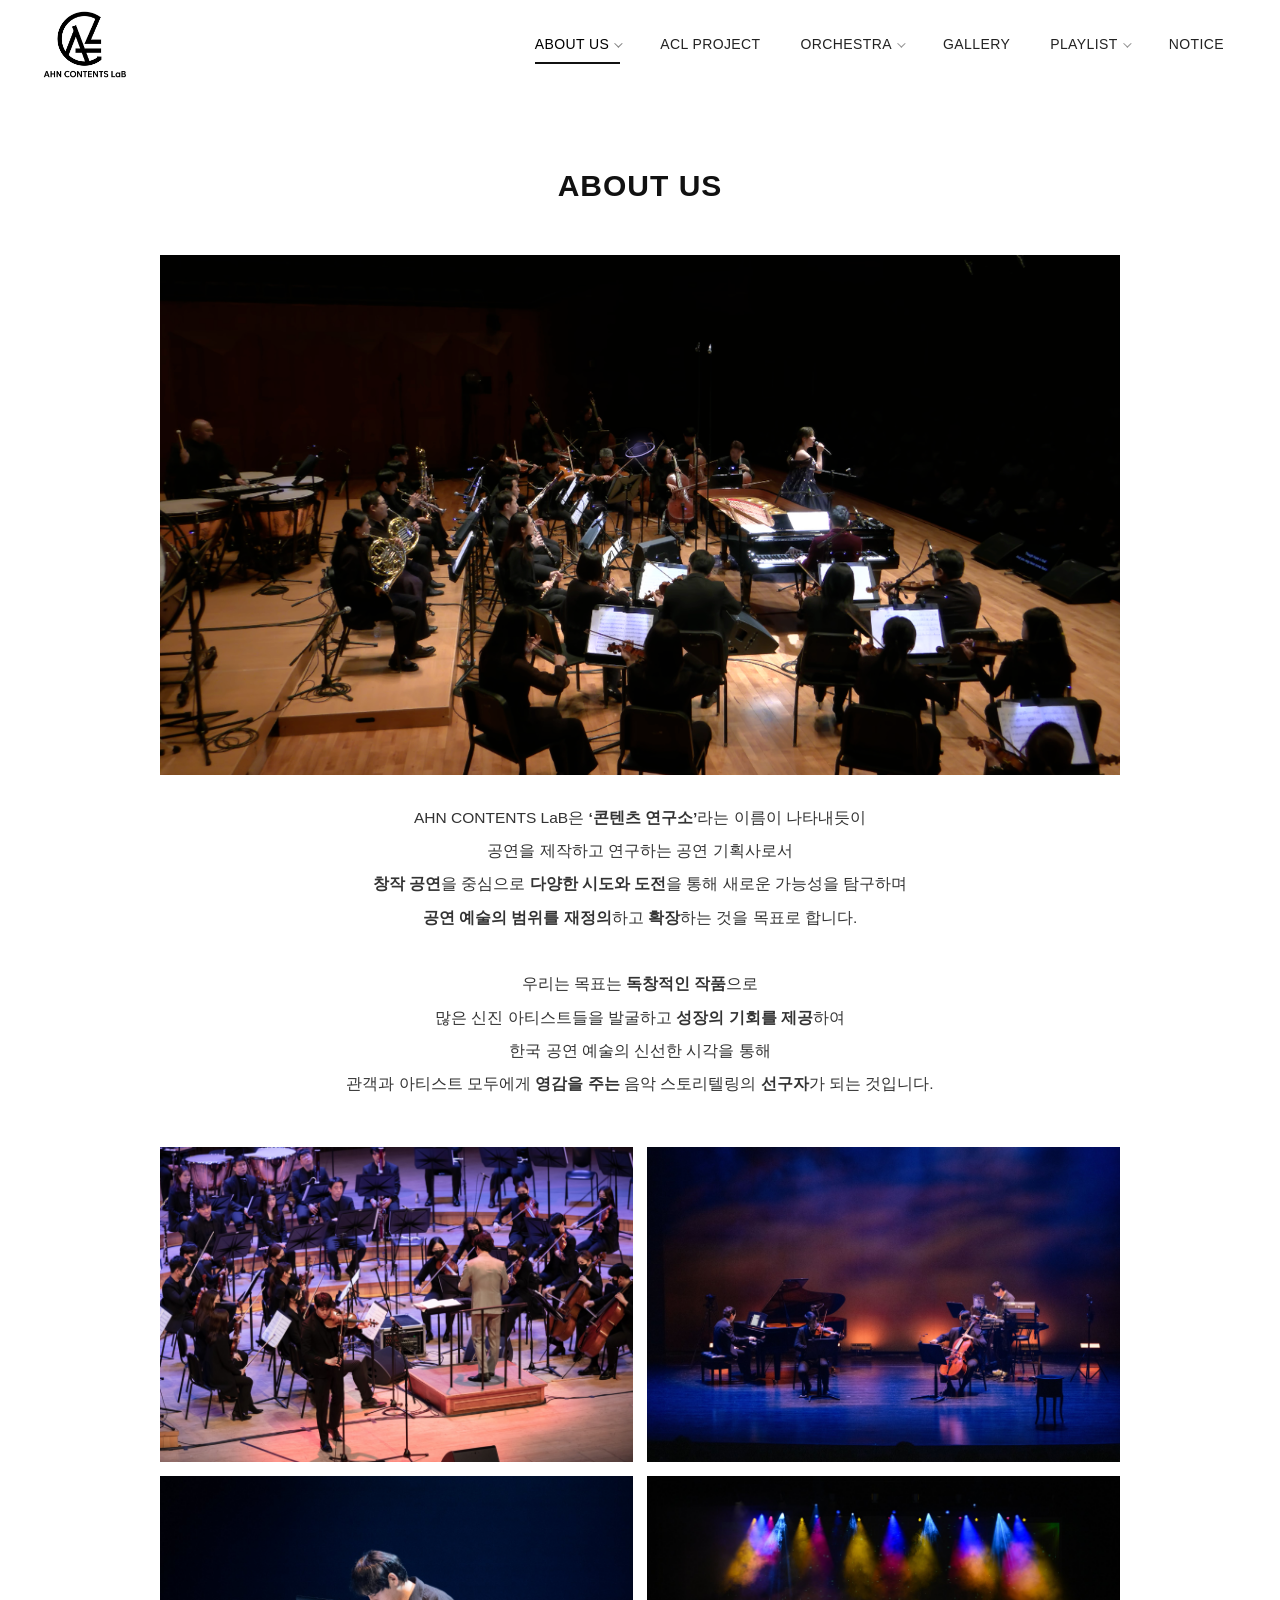
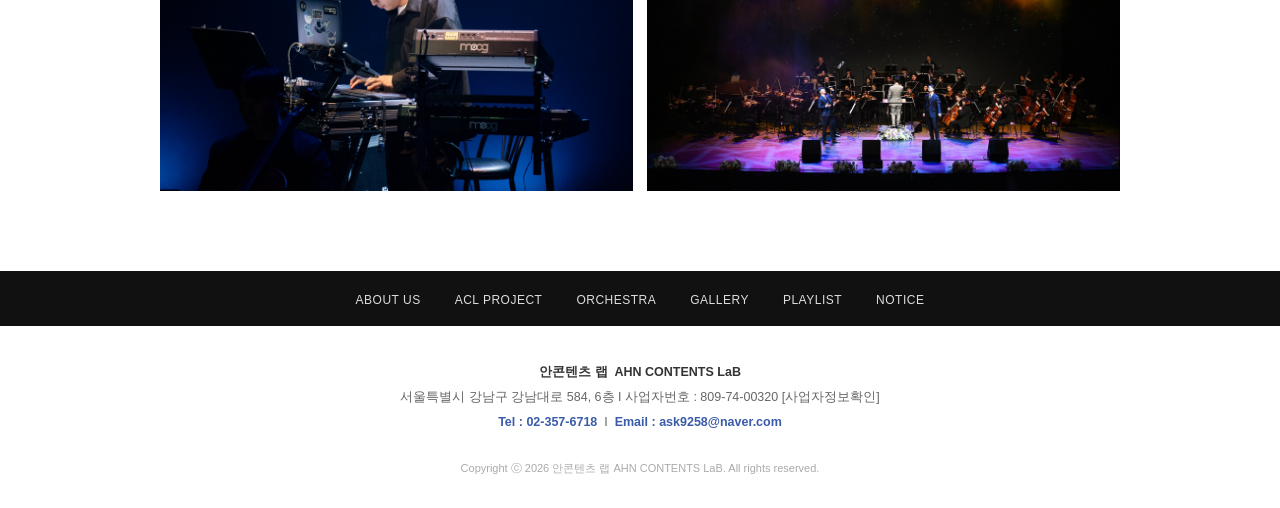
<file: about.html>
<!DOCTYPE html>
<html lang="ko">
<head>
  <meta charset="UTF-8">
  <meta name="viewport" content="width=device-width, initial-scale=1.0">
  <title>ABOUT US | 안콘텐츠 랩</title>
  <meta name="description" content="안콘텐츠 랩 소개">
  <meta property="og:title" content="ABOUT US | 안콘텐츠 랩">
  <meta property="og:description" content="안콘텐츠 랩 소개">
  <link rel="icon" href="images/logo.png">
  <link rel="stylesheet" href="css/style.css">
</head>
<body>
  <header class="site-header">
    <div class="nav-inner">
      <a class="brand" href="index.html"><img src="images/logo.png" alt="AHN CONTENTS LaB"></a>
      <nav aria-label="주 메뉴"><ul class="nav-menu">
        <li class="has-sub active"><a href="about.html">ABOUT US<i class="caret"></i></a><ul class="submenu"><li><a href="history.html">History</a></li><li><a href="press.html">Press</a></li></ul></li><li class=""><a href="acl-project.html">ACL PROJECT</a></li><li class="has-sub"><a href="orchestra.html">ORCHESTRA<i class="caret"></i></a><ul class="submenu"><li><a href="acl-philharmonic.html">ACL Philharmonic</a></li><li><a href="odyssey-symphony.html">Odyssey Symphony</a></li></ul></li><li class=""><a href="gallery.html">GALLERY</a></li><li class="has-sub"><a href="playlist.html">PLAYLIST<i class="caret"></i></a><ul class="submenu"><li><a href="immersion.html">IMMERSION 몰입</a></li></ul></li><li class=""><a href="notice.html">NOTICE</a></li>
      </ul></nav>
      <button class="nav-toggle" aria-label="메뉴"><span></span><span></span><span></span></button>
    </div>
  </header>
  <div class="nav-backdrop"></div>
  <main>
    <h1 class="page-title-light">ABOUT US</h1>
    <div class="about-main reveal">
      <img src="images/thumbnail/20250203/46738d98d18f6.png" alt="AHN CONTENTS LaB" decoding="async">
    </div>
    <div class="about-intro reveal">
      AHN CONTENTS LaB은 <b>‘콘텐츠 연구소’</b>라는 이름이 나타내듯이<br>
      공연을 제작하고 연구하는 공연 기획사로서<br>
      <b>창작 공연</b>을 중심으로 <b>다양한 시도와 도전</b>을 통해 새로운 가능성을 탐구하며<br>
      <b>공연 예술의 범위를 재정의</b>하고 <b>확장</b>하는 것을 목표로 합니다.<br><br>
      우리는 목표는 <b>독창적인 작품</b>으로<br>
      많은 신진 아티스트들을 발굴하고 <b>성장의 기회를 제공</b>하여<br>
      한국 공연 예술의 신선한 시각을 통해<br>
      관객과 아티스트 모두에게 <b>영감을 주는</b> 음악 스토리텔링의 <b>선구자</b>가 되는 것입니다.
    </div>
    <div class="about-collage">
      <img class="reveal" src="images/about/about-1.jpg" loading="lazy" decoding="async" alt="공연 사진">
      <img class="reveal" data-d="1" src="images/about/about-2.jpg" loading="lazy" decoding="async" alt="공연 사진">
      <img class="reveal" data-d="2" src="images/about/about-3.jpg" loading="lazy" decoding="async" alt="공연 사진">
      <img class="reveal" data-d="3" src="images/about/about-4.jpg" loading="lazy" decoding="async" alt="공연 사진">
    </div>
  </main>
  <footer class="site-footer">
    <div class="footer-nav-band"><ul>
      <li><a href="about.html">ABOUT US</a></li>
      <li><a href="acl-project.html">ACL PROJECT</a></li>
      <li><a href="orchestra.html">ORCHESTRA</a></li>
      <li><a href="gallery.html">GALLERY</a></li>
      <li><a href="playlist.html">PLAYLIST</a></li>
      <li><a href="notice.html">NOTICE</a></li>
    </ul></div>
    <div class="footer-info">
      <div><span class="co">안콘텐츠 랩&nbsp;&nbsp;AHN CONTENTS LaB</span></div>
      <div>서울특별시 강남구 강남대로 584, 6층 I 사업자번호 : 809-74-00320 [사업자정보확인]</div>
      <div><a href="tel:02-357-6718">Tel : 02-357-6718</a>&nbsp;&nbsp;I&nbsp;&nbsp;<a href="mailto:ask9258@naver.com">Email : ask9258@naver.com</a></div>
    </div>
    <div class="footer-copy">Copyright ⓒ 2026 안콘텐츠 랩 AHN CONTENTS LaB. All rights reserved.</div>
  </footer>
  <button class="to-top" aria-label="맨 위로">↑</button>
  <script src="js/main.js"></script>
</body>
</html>
</file>
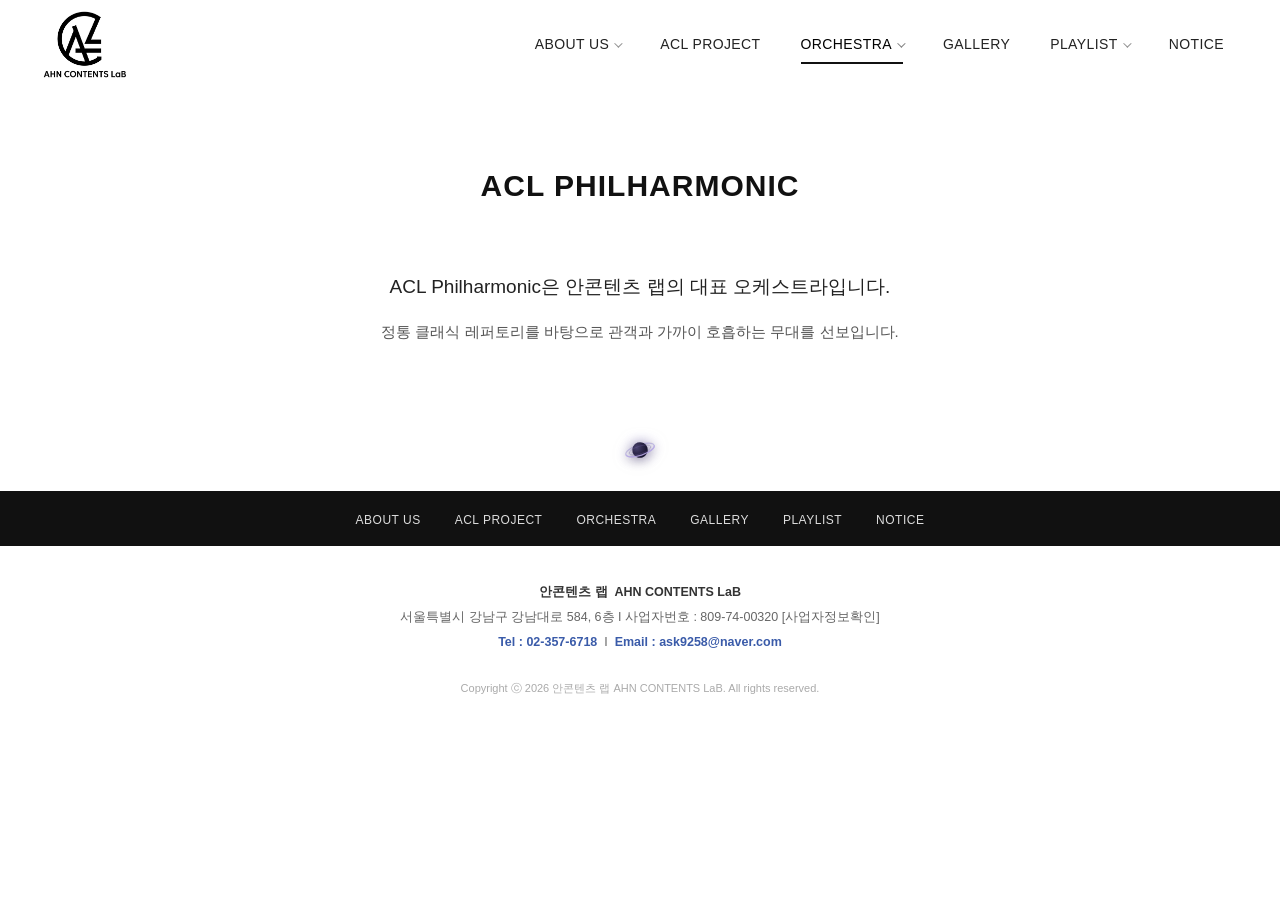
<file: acl-philharmonic.html>
<!DOCTYPE html>
<html lang="ko">
<head>
  <meta charset="UTF-8">
  <meta name="viewport" content="width=device-width, initial-scale=1.0">
  <title>ACL Philharmonic | 안콘텐츠 랩</title>
  <meta name="description" content="ACL 필하모닉 오케스트라">
  <meta property="og:title" content="ACL Philharmonic | 안콘텐츠 랩">
  <meta property="og:description" content="ACL 필하모닉 오케스트라">
  <link rel="icon" href="images/logo.png">
  <link rel="stylesheet" href="css/style.css">
</head>
<body>
  <header class="site-header">
    <div class="nav-inner">
      <a class="brand" href="index.html"><img src="images/logo.png" alt="AHN CONTENTS LaB"></a>
      <nav aria-label="주 메뉴"><ul class="nav-menu">
        <li class="has-sub"><a href="about.html">ABOUT US<i class="caret"></i></a><ul class="submenu"><li><a href="history.html">History</a></li><li><a href="press.html">Press</a></li></ul></li><li class=""><a href="acl-project.html">ACL PROJECT</a></li><li class="has-sub active"><a href="orchestra.html">ORCHESTRA<i class="caret"></i></a><ul class="submenu"><li><a href="acl-philharmonic.html">ACL Philharmonic</a></li><li><a href="odyssey-symphony.html">Odyssey Symphony</a></li></ul></li><li class=""><a href="gallery.html">GALLERY</a></li><li class="has-sub"><a href="playlist.html">PLAYLIST<i class="caret"></i></a><ul class="submenu"><li><a href="immersion.html">IMMERSION 몰입</a></li></ul></li><li class=""><a href="notice.html">NOTICE</a></li>
      </ul></nav>
      <button class="nav-toggle" aria-label="메뉴"><span></span><span></span><span></span></button>
    </div>
  </header>
  <div class="nav-backdrop"></div>
  <main>
    <h1 class="page-title-light">ACL Philharmonic</h1>
    <div class="prose"><p class="lead-para">ACL Philharmonic은 안콘텐츠 랩의 대표 오케스트라입니다.</p>
    <p>정통 클래식 레퍼토리를 바탕으로 관객과 가까이 호흡하는 무대를 선보입니다.</p></div>
  </main>
  <footer class="site-footer">
    <div class="footer-nav-band"><ul>
      <li><a href="about.html">ABOUT US</a></li>
      <li><a href="acl-project.html">ACL PROJECT</a></li>
      <li><a href="orchestra.html">ORCHESTRA</a></li>
      <li><a href="gallery.html">GALLERY</a></li>
      <li><a href="playlist.html">PLAYLIST</a></li>
      <li><a href="notice.html">NOTICE</a></li>
    </ul></div>
    <div class="footer-info">
      <div><span class="co">안콘텐츠 랩&nbsp;&nbsp;AHN CONTENTS LaB</span></div>
      <div>서울특별시 강남구 강남대로 584, 6층 I 사업자번호 : 809-74-00320 [사업자정보확인]</div>
      <div><a href="tel:02-357-6718">Tel : 02-357-6718</a>&nbsp;&nbsp;I&nbsp;&nbsp;<a href="mailto:ask9258@naver.com">Email : ask9258@naver.com</a></div>
    </div>
    <div class="footer-copy">Copyright ⓒ 2026 안콘텐츠 랩 AHN CONTENTS LaB. All rights reserved.</div>
  </footer>
  <button class="to-top" aria-label="맨 위로">↑</button>
  <script src="js/main.js"></script>
</body>
</html>
</file>
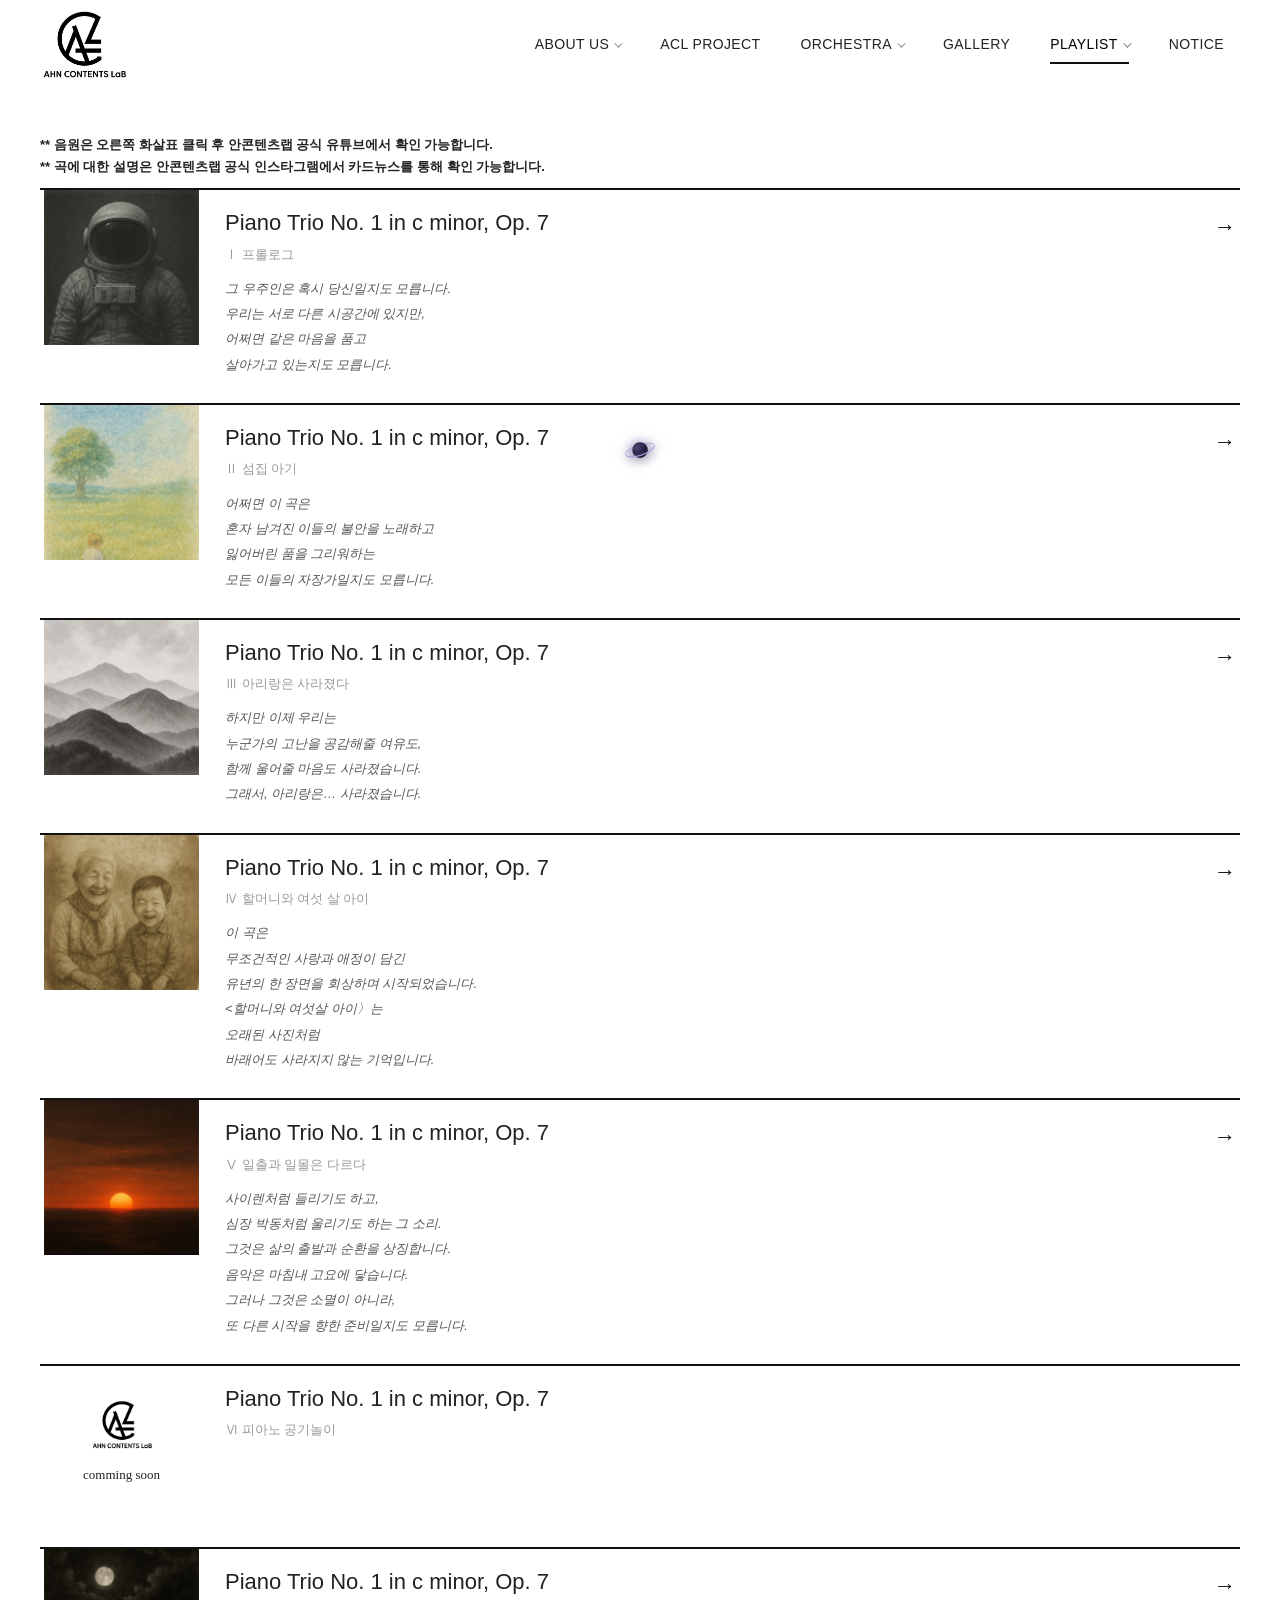
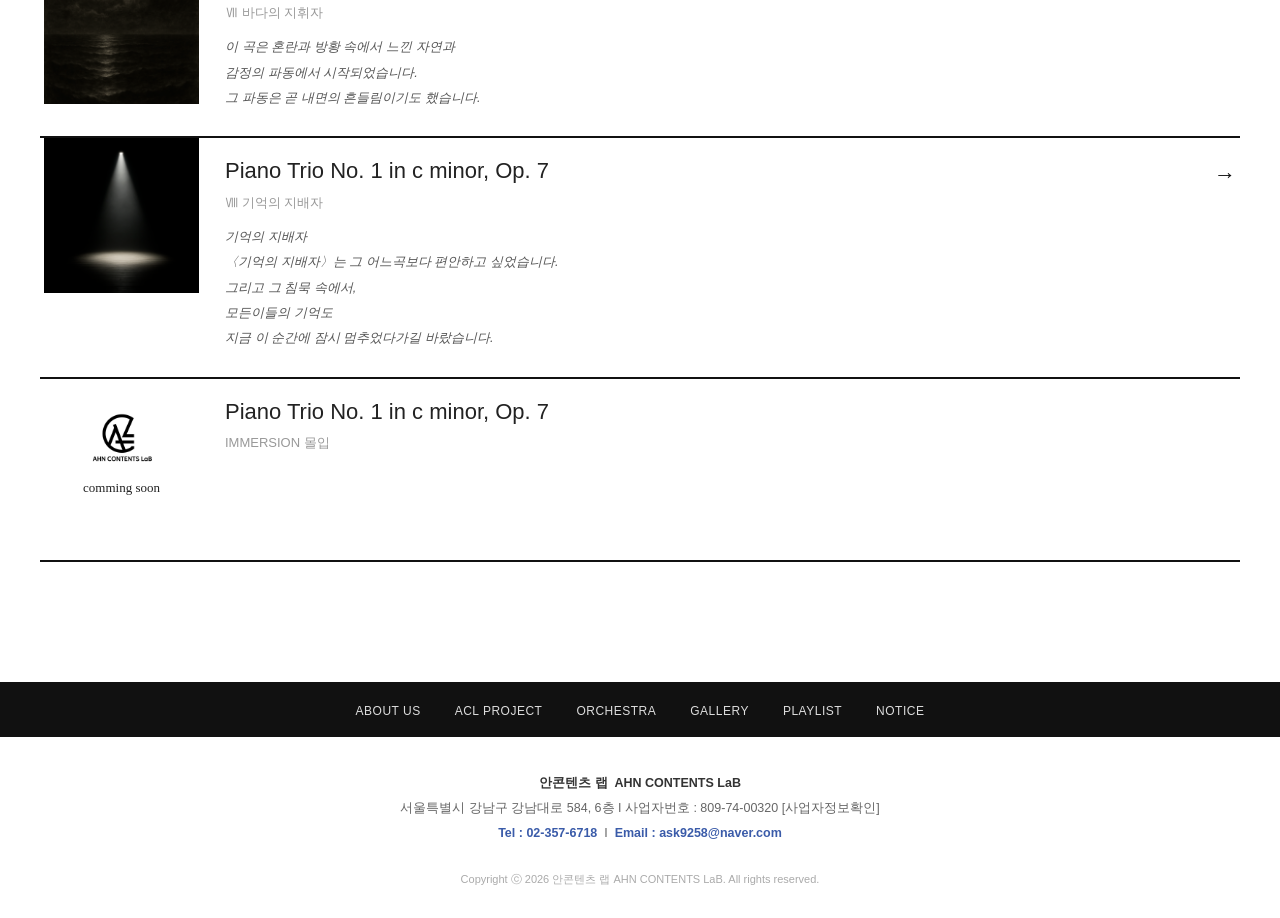
<file: immersion.html>
<!DOCTYPE html>
<html lang="ko">
<head>
  <meta charset="UTF-8">
  <meta name="viewport" content="width=device-width, initial-scale=1.0">
  <title>IMMERSION 몰입 | 안콘텐츠 랩</title>
  <meta name="description" content="IMMERSION 몰입">
  <meta property="og:title" content="IMMERSION 몰입 | 안콘텐츠 랩">
  <meta property="og:description" content="IMMERSION 몰입">
  <link rel="icon" href="images/logo.png">
  <link rel="stylesheet" href="css/style.css">
</head>
<body>
  <header class="site-header">
    <div class="nav-inner">
      <a class="brand" href="index.html"><img src="images/logo.png" alt="AHN CONTENTS LaB"></a>
      <nav aria-label="주 메뉴"><ul class="nav-menu">
        <li class="has-sub"><a href="about.html">ABOUT US<i class="caret"></i></a><ul class="submenu"><li><a href="history.html">History</a></li><li><a href="press.html">Press</a></li></ul></li><li class=""><a href="acl-project.html">ACL PROJECT</a></li><li class="has-sub"><a href="orchestra.html">ORCHESTRA<i class="caret"></i></a><ul class="submenu"><li><a href="acl-philharmonic.html">ACL Philharmonic</a></li><li><a href="odyssey-symphony.html">Odyssey Symphony</a></li></ul></li><li class=""><a href="gallery.html">GALLERY</a></li><li class="has-sub active"><a href="playlist.html">PLAYLIST<i class="caret"></i></a><ul class="submenu"><li><a href="immersion.html">IMMERSION 몰입</a></li></ul></li><li class=""><a href="notice.html">NOTICE</a></li>
      </ul></nav>
      <button class="nav-toggle" aria-label="메뉴"><span></span><span></span><span></span></button>
    </div>
  </header>
  <div class="nav-backdrop"></div>
  <main>
    <div class="container">
      <div class="notes">** 음원은 오른쪽 화살표 클릭 후 안콘텐츠랩 공식 유튜브에서 확인 가능합니다.<br>** 곡에 대한 설명은 안콘텐츠랩 공식 인스타그램에서 카드뉴스를 통해 확인 가능합니다.</div>
      <div class="tracks"><div class="track-row reveal">
  <div class="thumb" style="background-image:url('images/thumbnail/20250905/843f57116c3e9.png')"></div>
  <div><div class="tt">Piano Trio No. 1 in c minor, Op. 7</div><div class="ts">Ⅰ 프롤로그</div><div class="td">그 우주인은 혹시 당신일지도 모릅니다.
우리는 서로 다른 시공간에 있지만,
어쩌면 같은 마음을 품고
살아가고 있는지도 모릅니다.</div></div>
  <a class="go" href="https://youtu.be/kiB9RcDVZog?si=d9vq46UBbo2Ne22s" target="_blank" rel="noopener">→</a>
</div><div class="track-row reveal">
  <div class="thumb" style="background-image:url('images/thumbnail/20251026/27430c719db28.png')"></div>
  <div><div class="tt">Piano Trio No. 1 in c minor, Op. 7</div><div class="ts">Ⅱ 섬집 아기</div><div class="td">어쩌면 이 곡은
혼자 남겨진 이들의 불안을 노래하고
잃어버린 품을 그리워하는
모든 이들의 자장가일지도 모릅니다.</div></div>
  <a class="go" href="https://youtu.be/dvhfIBnJq_g?si=N-TeF0ugWC1T9iaG" target="_blank" rel="noopener">→</a>
</div><div class="track-row reveal">
  <div class="thumb" style="background-image:url('images/thumbnail/20250914/5b95031c0ad8b.jpg')"></div>
  <div><div class="tt">Piano Trio No. 1 in c minor, Op. 7</div><div class="ts">Ⅲ 아리랑은 사라졌다</div><div class="td">하지만 이제 우리는
누군가의 고난을 공감해줄 여유도,
함께 울어줄 마음도 사라졌습니다.
그래서, 아리랑은… 사라졌습니다.</div></div>
  <a class="go" href="https://youtu.be/D7ZkluRSPCU?si=hU-426qD4N6ZJbnW" target="_blank" rel="noopener">→</a>
</div><div class="track-row reveal">
  <div class="thumb" style="background-image:url('images/thumbnail/20250918/c38897a5fb0ee.png')"></div>
  <div><div class="tt">Piano Trio No. 1 in c minor, Op. 7</div><div class="ts">Ⅳ 할머니와 여섯 살 아이</div><div class="td">이 곡은
무조건적인 사랑과 애정이 담긴
유년의 한 장면을 회상하며 시작되었습니다.
&lt;할머니와 여섯살 아이〉는
오래된 사진처럼
바래어도 사라지지 않는 기억입니다.</div></div>
  <a class="go" href="https://youtu.be/lIiAO2HbKLc?si=o6c9_ByMWTq3a-kz" target="_blank" rel="noopener">→</a>
</div><div class="track-row reveal">
  <div class="thumb" style="background-image:url('images/thumbnail/20250922/d7dd553cb45ab.jpg')"></div>
  <div><div class="tt">Piano Trio No. 1 in c minor, Op. 7</div><div class="ts">Ⅴ 일출과 일몰은 다르다</div><div class="td">사이렌처럼 들리기도 하고,
심장 박동처럼 울리기도 하는 그 소리.
그것은 삶의 출발과 순환을 상징합니다.
음악은 마침내 고요에 닿습니다.
그러나 그것은 소멸이 아니라,
또 다른 시작을 향한 준비일지도 모릅니다.</div></div>
  <a class="go" href="https://youtu.be/0R2OJY8iXqw?si=kMASnpNTMx5sgUhn" target="_blank" rel="noopener">→</a>
</div><div class="track-row reveal">
  <div class="thumb soon"><img src="images/logo.png" alt=""><span>comming soon</span></div>
  <div><div class="tt">Piano Trio No. 1 in c minor, Op. 7</div><div class="ts">Ⅵ 피아노 공기놀이</div><div class="td"></div></div>
  <span></span>
</div><div class="track-row reveal">
  <div class="thumb" style="background-image:url('images/thumbnail/20251014/c7169118071c8.png')"></div>
  <div><div class="tt">Piano Trio No. 1 in c minor, Op. 7</div><div class="ts">Ⅶ 바다의 지휘자</div><div class="td">이 곡은 혼란과 방황 속에서 느낀 자연과
감정의 파동에서 시작되었습니다.
그 파동은 곧 내면의 흔들림이기도 했습니다.</div></div>
  <a class="go" href="https://youtube.com/shorts/8JDrb7ZqZFA?si=YP9-HcBJVJbZ4z__" target="_blank" rel="noopener">→</a>
</div><div class="track-row reveal">
  <div class="thumb" style="background-image:url('images/thumbnail/20251026/f609191248d8f.png')"></div>
  <div><div class="tt">Piano Trio No. 1 in c minor, Op. 7</div><div class="ts">Ⅷ 기억의 지배자</div><div class="td">기억의 지배자
〈기억의 지배자〉는 그 어느곡보다 편안하고 싶었습니다.
그리고 그 침묵 속에서,
모든이들의 기억도
지금 이 순간에 잠시 멈추었다가길 바랐습니다.</div></div>
  <a class="go" href="https://youtube.com/shorts/Gx0hPQiQpio?si=WTV61B632_cVNHe5" target="_blank" rel="noopener">→</a>
</div><div class="track-row reveal">
  <div class="thumb soon"><img src="images/logo.png" alt=""><span>comming soon</span></div>
  <div><div class="tt">Piano Trio No. 1 in c minor, Op. 7</div><div class="ts">IMMERSION 몰입</div><div class="td"></div></div>
  <span></span>
</div></div>
    </div>
  </main>
  <footer class="site-footer">
    <div class="footer-nav-band"><ul>
      <li><a href="about.html">ABOUT US</a></li>
      <li><a href="acl-project.html">ACL PROJECT</a></li>
      <li><a href="orchestra.html">ORCHESTRA</a></li>
      <li><a href="gallery.html">GALLERY</a></li>
      <li><a href="playlist.html">PLAYLIST</a></li>
      <li><a href="notice.html">NOTICE</a></li>
    </ul></div>
    <div class="footer-info">
      <div><span class="co">안콘텐츠 랩&nbsp;&nbsp;AHN CONTENTS LaB</span></div>
      <div>서울특별시 강남구 강남대로 584, 6층 I 사업자번호 : 809-74-00320 [사업자정보확인]</div>
      <div><a href="tel:02-357-6718">Tel : 02-357-6718</a>&nbsp;&nbsp;I&nbsp;&nbsp;<a href="mailto:ask9258@naver.com">Email : ask9258@naver.com</a></div>
    </div>
    <div class="footer-copy">Copyright ⓒ 2026 안콘텐츠 랩 AHN CONTENTS LaB. All rights reserved.</div>
  </footer>
  <button class="to-top" aria-label="맨 위로">↑</button>
  <script src="js/main.js"></script>
</body>
</html>
</file>
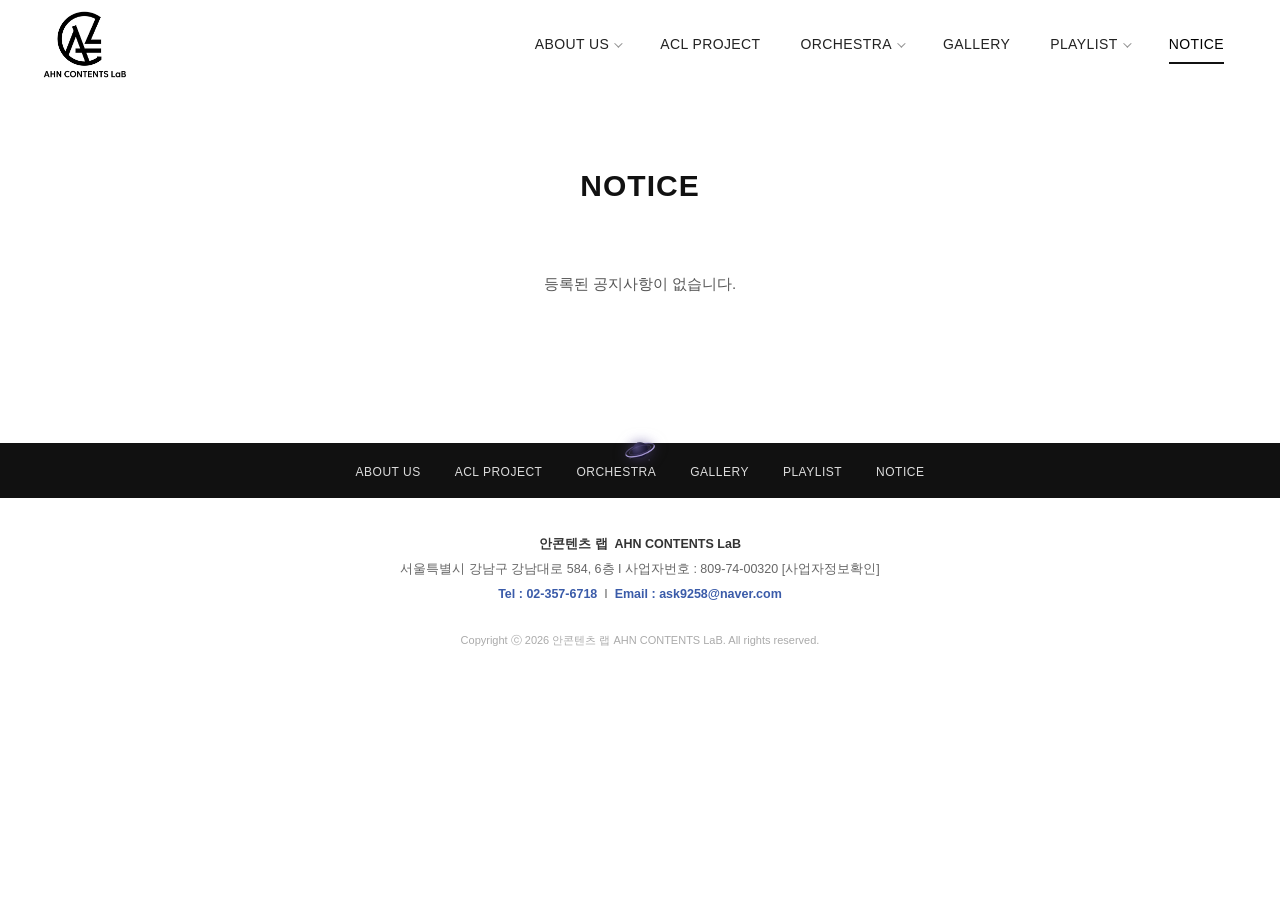
<file: notice.html>
<!DOCTYPE html>
<html lang="ko">
<head>
  <meta charset="UTF-8">
  <meta name="viewport" content="width=device-width, initial-scale=1.0">
  <title>NOTICE | 안콘텐츠 랩</title>
  <meta name="description" content="안콘텐츠 랩 공지사항">
  <meta property="og:title" content="NOTICE | 안콘텐츠 랩">
  <meta property="og:description" content="안콘텐츠 랩 공지사항">
  <link rel="icon" href="images/logo.png">
  <link rel="stylesheet" href="css/style.css">
</head>
<body>
  <header class="site-header">
    <div class="nav-inner">
      <a class="brand" href="index.html"><img src="images/logo.png" alt="AHN CONTENTS LaB"></a>
      <nav aria-label="주 메뉴"><ul class="nav-menu">
        <li class="has-sub"><a href="about.html">ABOUT US<i class="caret"></i></a><ul class="submenu"><li><a href="history.html">History</a></li><li><a href="press.html">Press</a></li></ul></li><li class=""><a href="acl-project.html">ACL PROJECT</a></li><li class="has-sub"><a href="orchestra.html">ORCHESTRA<i class="caret"></i></a><ul class="submenu"><li><a href="acl-philharmonic.html">ACL Philharmonic</a></li><li><a href="odyssey-symphony.html">Odyssey Symphony</a></li></ul></li><li class=""><a href="gallery.html">GALLERY</a></li><li class="has-sub"><a href="playlist.html">PLAYLIST<i class="caret"></i></a><ul class="submenu"><li><a href="immersion.html">IMMERSION 몰입</a></li></ul></li><li class="active"><a href="notice.html">NOTICE</a></li>
      </ul></nav>
      <button class="nav-toggle" aria-label="메뉴"><span></span><span></span><span></span></button>
    </div>
  </header>
  <div class="nav-backdrop"></div>
  <main>
    <h1 class="page-title-light">NOTICE</h1>
    <div class="prose"><p>등록된 공지사항이 없습니다.</p></div>
  </main>
  <footer class="site-footer">
    <div class="footer-nav-band"><ul>
      <li><a href="about.html">ABOUT US</a></li>
      <li><a href="acl-project.html">ACL PROJECT</a></li>
      <li><a href="orchestra.html">ORCHESTRA</a></li>
      <li><a href="gallery.html">GALLERY</a></li>
      <li><a href="playlist.html">PLAYLIST</a></li>
      <li><a href="notice.html">NOTICE</a></li>
    </ul></div>
    <div class="footer-info">
      <div><span class="co">안콘텐츠 랩&nbsp;&nbsp;AHN CONTENTS LaB</span></div>
      <div>서울특별시 강남구 강남대로 584, 6층 I 사업자번호 : 809-74-00320 [사업자정보확인]</div>
      <div><a href="tel:02-357-6718">Tel : 02-357-6718</a>&nbsp;&nbsp;I&nbsp;&nbsp;<a href="mailto:ask9258@naver.com">Email : ask9258@naver.com</a></div>
    </div>
    <div class="footer-copy">Copyright ⓒ 2026 안콘텐츠 랩 AHN CONTENTS LaB. All rights reserved.</div>
  </footer>
  <button class="to-top" aria-label="맨 위로">↑</button>
  <script src="js/main.js"></script>
</body>
</html>
</file>
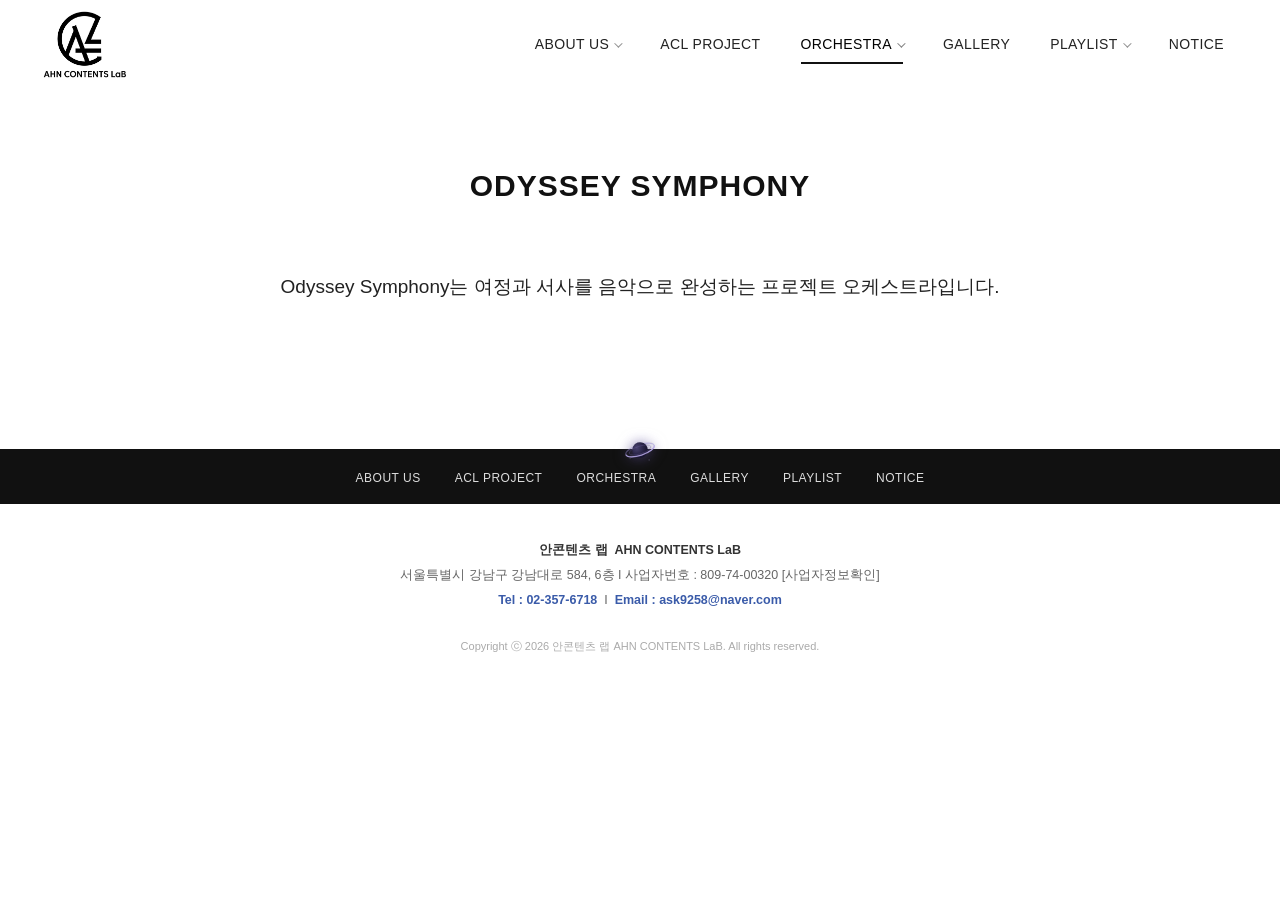
<file: odyssey-symphony.html>
<!DOCTYPE html>
<html lang="ko">
<head>
  <meta charset="UTF-8">
  <meta name="viewport" content="width=device-width, initial-scale=1.0">
  <title>Odyssey Symphony | 안콘텐츠 랩</title>
  <meta name="description" content="오디세이 심포니">
  <meta property="og:title" content="Odyssey Symphony | 안콘텐츠 랩">
  <meta property="og:description" content="오디세이 심포니">
  <link rel="icon" href="images/logo.png">
  <link rel="stylesheet" href="css/style.css">
</head>
<body>
  <header class="site-header">
    <div class="nav-inner">
      <a class="brand" href="index.html"><img src="images/logo.png" alt="AHN CONTENTS LaB"></a>
      <nav aria-label="주 메뉴"><ul class="nav-menu">
        <li class="has-sub"><a href="about.html">ABOUT US<i class="caret"></i></a><ul class="submenu"><li><a href="history.html">History</a></li><li><a href="press.html">Press</a></li></ul></li><li class=""><a href="acl-project.html">ACL PROJECT</a></li><li class="has-sub active"><a href="orchestra.html">ORCHESTRA<i class="caret"></i></a><ul class="submenu"><li><a href="acl-philharmonic.html">ACL Philharmonic</a></li><li><a href="odyssey-symphony.html">Odyssey Symphony</a></li></ul></li><li class=""><a href="gallery.html">GALLERY</a></li><li class="has-sub"><a href="playlist.html">PLAYLIST<i class="caret"></i></a><ul class="submenu"><li><a href="immersion.html">IMMERSION 몰입</a></li></ul></li><li class=""><a href="notice.html">NOTICE</a></li>
      </ul></nav>
      <button class="nav-toggle" aria-label="메뉴"><span></span><span></span><span></span></button>
    </div>
  </header>
  <div class="nav-backdrop"></div>
  <main>
    <h1 class="page-title-light">Odyssey Symphony</h1>
    <div class="prose"><p class="lead-para">Odyssey Symphony는 여정과 서사를 음악으로 완성하는 프로젝트 오케스트라입니다.</p></div>
  </main>
  <footer class="site-footer">
    <div class="footer-nav-band"><ul>
      <li><a href="about.html">ABOUT US</a></li>
      <li><a href="acl-project.html">ACL PROJECT</a></li>
      <li><a href="orchestra.html">ORCHESTRA</a></li>
      <li><a href="gallery.html">GALLERY</a></li>
      <li><a href="playlist.html">PLAYLIST</a></li>
      <li><a href="notice.html">NOTICE</a></li>
    </ul></div>
    <div class="footer-info">
      <div><span class="co">안콘텐츠 랩&nbsp;&nbsp;AHN CONTENTS LaB</span></div>
      <div>서울특별시 강남구 강남대로 584, 6층 I 사업자번호 : 809-74-00320 [사업자정보확인]</div>
      <div><a href="tel:02-357-6718">Tel : 02-357-6718</a>&nbsp;&nbsp;I&nbsp;&nbsp;<a href="mailto:ask9258@naver.com">Email : ask9258@naver.com</a></div>
    </div>
    <div class="footer-copy">Copyright ⓒ 2026 안콘텐츠 랩 AHN CONTENTS LaB. All rights reserved.</div>
  </footer>
  <button class="to-top" aria-label="맨 위로">↑</button>
  <script src="js/main.js"></script>
</body>
</html>
</file>
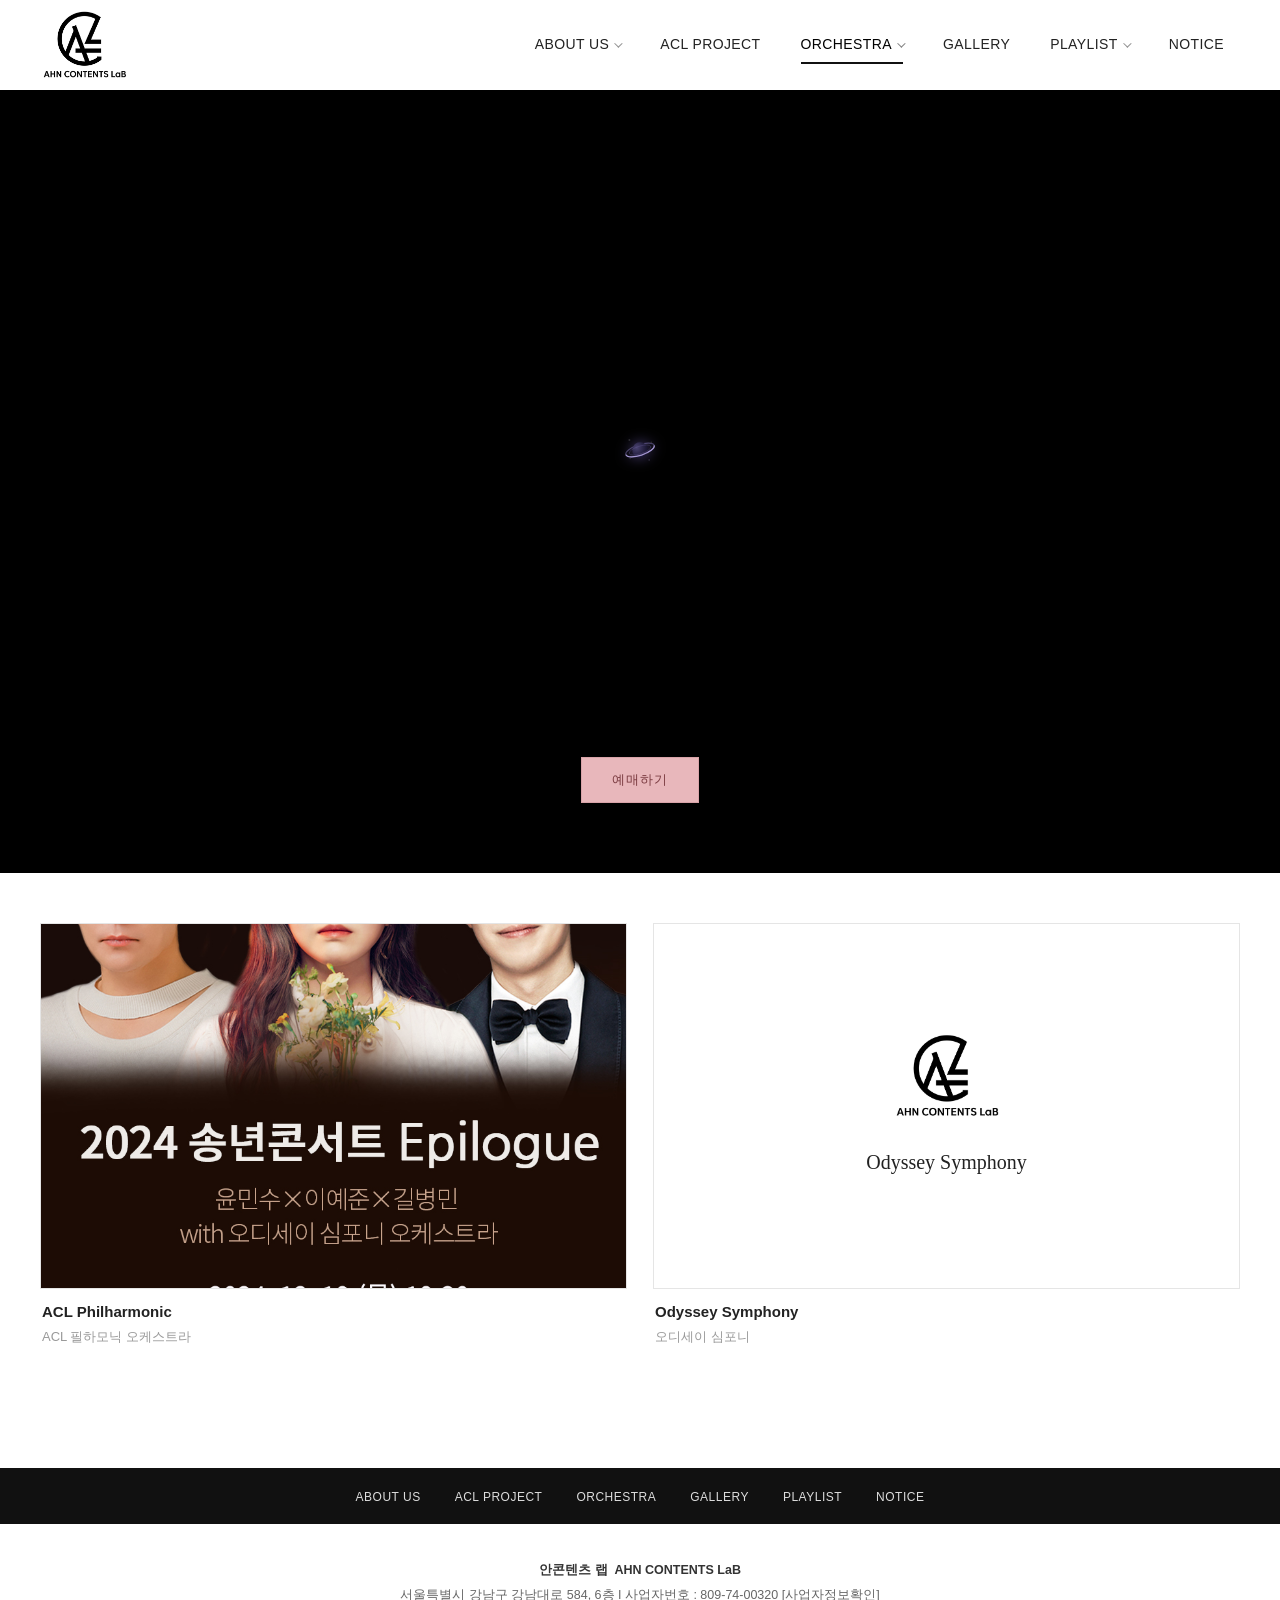
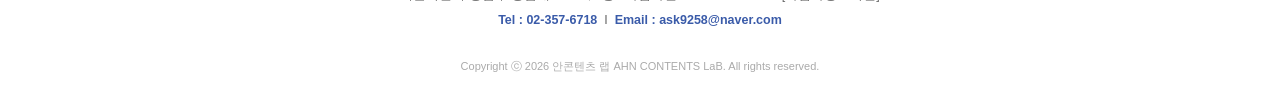
<file: orchestra.html>
<!DOCTYPE html>
<html lang="ko">
<head>
  <meta charset="UTF-8">
  <meta name="viewport" content="width=device-width, initial-scale=1.0">
  <title>ORCHESTRA | 안콘텐츠 랩</title>
  <meta name="description" content="안콘텐츠 랩 오케스트라">
  <meta property="og:title" content="ORCHESTRA | 안콘텐츠 랩">
  <meta property="og:description" content="안콘텐츠 랩 오케스트라">
  <link rel="icon" href="images/logo.png">
  <link rel="stylesheet" href="css/style.css">
</head>
<body>
  <header class="site-header">
    <div class="nav-inner">
      <a class="brand" href="index.html"><img src="images/logo.png" alt="AHN CONTENTS LaB"></a>
      <nav aria-label="주 메뉴"><ul class="nav-menu">
        <li class="has-sub"><a href="about.html">ABOUT US<i class="caret"></i></a><ul class="submenu"><li><a href="history.html">History</a></li><li><a href="press.html">Press</a></li></ul></li><li class=""><a href="acl-project.html">ACL PROJECT</a></li><li class="has-sub active"><a href="orchestra.html">ORCHESTRA<i class="caret"></i></a><ul class="submenu"><li><a href="acl-philharmonic.html">ACL Philharmonic</a></li><li><a href="odyssey-symphony.html">Odyssey Symphony</a></li></ul></li><li class=""><a href="gallery.html">GALLERY</a></li><li class="has-sub"><a href="playlist.html">PLAYLIST<i class="caret"></i></a><ul class="submenu"><li><a href="immersion.html">IMMERSION 몰입</a></li></ul></li><li class=""><a href="notice.html">NOTICE</a></li>
      </ul></nav>
      <button class="nav-toggle" aria-label="메뉴"><span></span><span></span><span></span></button>
    </div>
  </header>
  <div class="nav-backdrop"></div>
  <main>
    <div class="orch-video">
      <div class="container">
        <div class="embed reveal"><iframe src="https://www.youtube.com/embed/ORHFyLeMfHw" title="AHN CONTENTS LaB" loading="lazy" allow="accelerometer;autoplay;clipboard-write;encrypted-media;gyroscope;picture-in-picture" allowfullscreen></iframe></div>
        <a class="book-btn reveal" href="https://www.youtube.com/watch?v=ORHFyLeMfHw" target="_blank" rel="noopener">예매하기</a>
      </div>
    </div>
    <div class="container"><div class="cards" style="grid-template-columns:repeat(2,1fr)">
      <a class="cardp reveal" href="acl-philharmonic.html">
        <div class="ph" style="aspect-ratio:16/10;background-image:url('images/thumbnail/20250203/cd9b2d0af7f98.jpg')"></div>
        <div class="cap"><div class="t">ACL Philharmonic</div><div class="d">ACL 필하모닉 오케스트라</div></div></a>
      <a class="cardp reveal" data-d="1" href="odyssey-symphony.html">
        <div class="soon" style="aspect-ratio:16/10"><img src="images/logo.png" alt=""><span>Odyssey Symphony</span></div>
        <div class="cap"><div class="t">Odyssey Symphony</div><div class="d">오디세이 심포니</div></div></a>
    </div></div>
  </main>
  <footer class="site-footer">
    <div class="footer-nav-band"><ul>
      <li><a href="about.html">ABOUT US</a></li>
      <li><a href="acl-project.html">ACL PROJECT</a></li>
      <li><a href="orchestra.html">ORCHESTRA</a></li>
      <li><a href="gallery.html">GALLERY</a></li>
      <li><a href="playlist.html">PLAYLIST</a></li>
      <li><a href="notice.html">NOTICE</a></li>
    </ul></div>
    <div class="footer-info">
      <div><span class="co">안콘텐츠 랩&nbsp;&nbsp;AHN CONTENTS LaB</span></div>
      <div>서울특별시 강남구 강남대로 584, 6층 I 사업자번호 : 809-74-00320 [사업자정보확인]</div>
      <div><a href="tel:02-357-6718">Tel : 02-357-6718</a>&nbsp;&nbsp;I&nbsp;&nbsp;<a href="mailto:ask9258@naver.com">Email : ask9258@naver.com</a></div>
    </div>
    <div class="footer-copy">Copyright ⓒ 2026 안콘텐츠 랩 AHN CONTENTS LaB. All rights reserved.</div>
  </footer>
  <button class="to-top" aria-label="맨 위로">↑</button>
  <script src="js/main.js"></script>
</body>
</html>
</file>
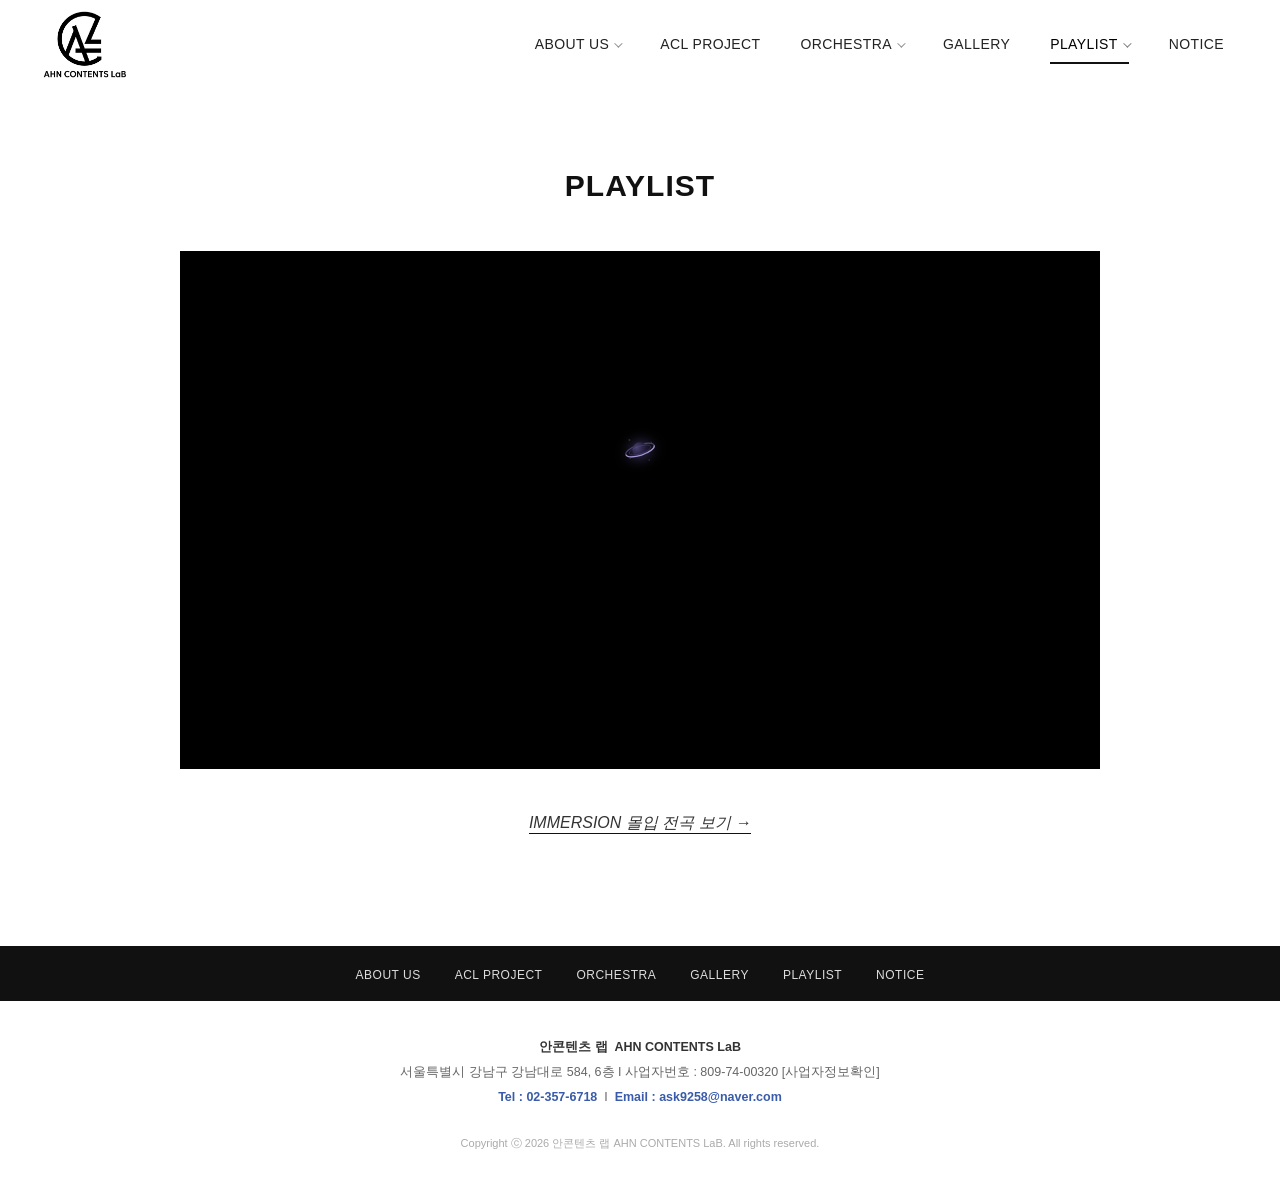
<file: playlist.html>
<!DOCTYPE html>
<html lang="ko">
<head>
  <meta charset="UTF-8">
  <meta name="viewport" content="width=device-width, initial-scale=1.0">
  <title>PLAYLIST | 안콘텐츠 랩</title>
  <meta name="description" content="안콘텐츠 랩 플레이리스트">
  <meta property="og:title" content="PLAYLIST | 안콘텐츠 랩">
  <meta property="og:description" content="안콘텐츠 랩 플레이리스트">
  <link rel="icon" href="images/logo.png">
  <link rel="stylesheet" href="css/style.css">
</head>
<body>
  <header class="site-header">
    <div class="nav-inner">
      <a class="brand" href="index.html"><img src="images/logo.png" alt="AHN CONTENTS LaB"></a>
      <nav aria-label="주 메뉴"><ul class="nav-menu">
        <li class="has-sub"><a href="about.html">ABOUT US<i class="caret"></i></a><ul class="submenu"><li><a href="history.html">History</a></li><li><a href="press.html">Press</a></li></ul></li><li class=""><a href="acl-project.html">ACL PROJECT</a></li><li class="has-sub"><a href="orchestra.html">ORCHESTRA<i class="caret"></i></a><ul class="submenu"><li><a href="acl-philharmonic.html">ACL Philharmonic</a></li><li><a href="odyssey-symphony.html">Odyssey Symphony</a></li></ul></li><li class=""><a href="gallery.html">GALLERY</a></li><li class="has-sub active"><a href="playlist.html">PLAYLIST<i class="caret"></i></a><ul class="submenu"><li><a href="immersion.html">IMMERSION 몰입</a></li></ul></li><li class=""><a href="notice.html">NOTICE</a></li>
      </ul></nav>
      <button class="nav-toggle" aria-label="메뉴"><span></span><span></span><span></span></button>
    </div>
  </header>
  <div class="nav-backdrop"></div>
  <main>
    <h1 class="page-title-light">PLAYLIST</h1>
    <div class="container" style="max-width:1000px">
      <div class="embed reveal" style="margin:30px 0 40px"><iframe src="https://www.youtube.com/embed/VJglnRzgl_M" title="AHN CONTENTS LaB" loading="lazy" allow="accelerometer;autoplay;clipboard-write;encrypted-media;gyroscope;picture-in-picture" allowfullscreen></iframe></div>
      <p class="reveal" style="text-align:center;padding-bottom:70px">
        <a href="immersion.html" style="font-style:italic;border-bottom:1px solid #111;padding-bottom:2px">IMMERSION 몰입 전곡 보기 →</a></p>
    </div>
  </main>
  <footer class="site-footer">
    <div class="footer-nav-band"><ul>
      <li><a href="about.html">ABOUT US</a></li>
      <li><a href="acl-project.html">ACL PROJECT</a></li>
      <li><a href="orchestra.html">ORCHESTRA</a></li>
      <li><a href="gallery.html">GALLERY</a></li>
      <li><a href="playlist.html">PLAYLIST</a></li>
      <li><a href="notice.html">NOTICE</a></li>
    </ul></div>
    <div class="footer-info">
      <div><span class="co">안콘텐츠 랩&nbsp;&nbsp;AHN CONTENTS LaB</span></div>
      <div>서울특별시 강남구 강남대로 584, 6층 I 사업자번호 : 809-74-00320 [사업자정보확인]</div>
      <div><a href="tel:02-357-6718">Tel : 02-357-6718</a>&nbsp;&nbsp;I&nbsp;&nbsp;<a href="mailto:ask9258@naver.com">Email : ask9258@naver.com</a></div>
    </div>
    <div class="footer-copy">Copyright ⓒ 2026 안콘텐츠 랩 AHN CONTENTS LaB. All rights reserved.</div>
  </footer>
  <button class="to-top" aria-label="맨 위로">↑</button>
  <script src="js/main.js"></script>
</body>
</html>
</file>
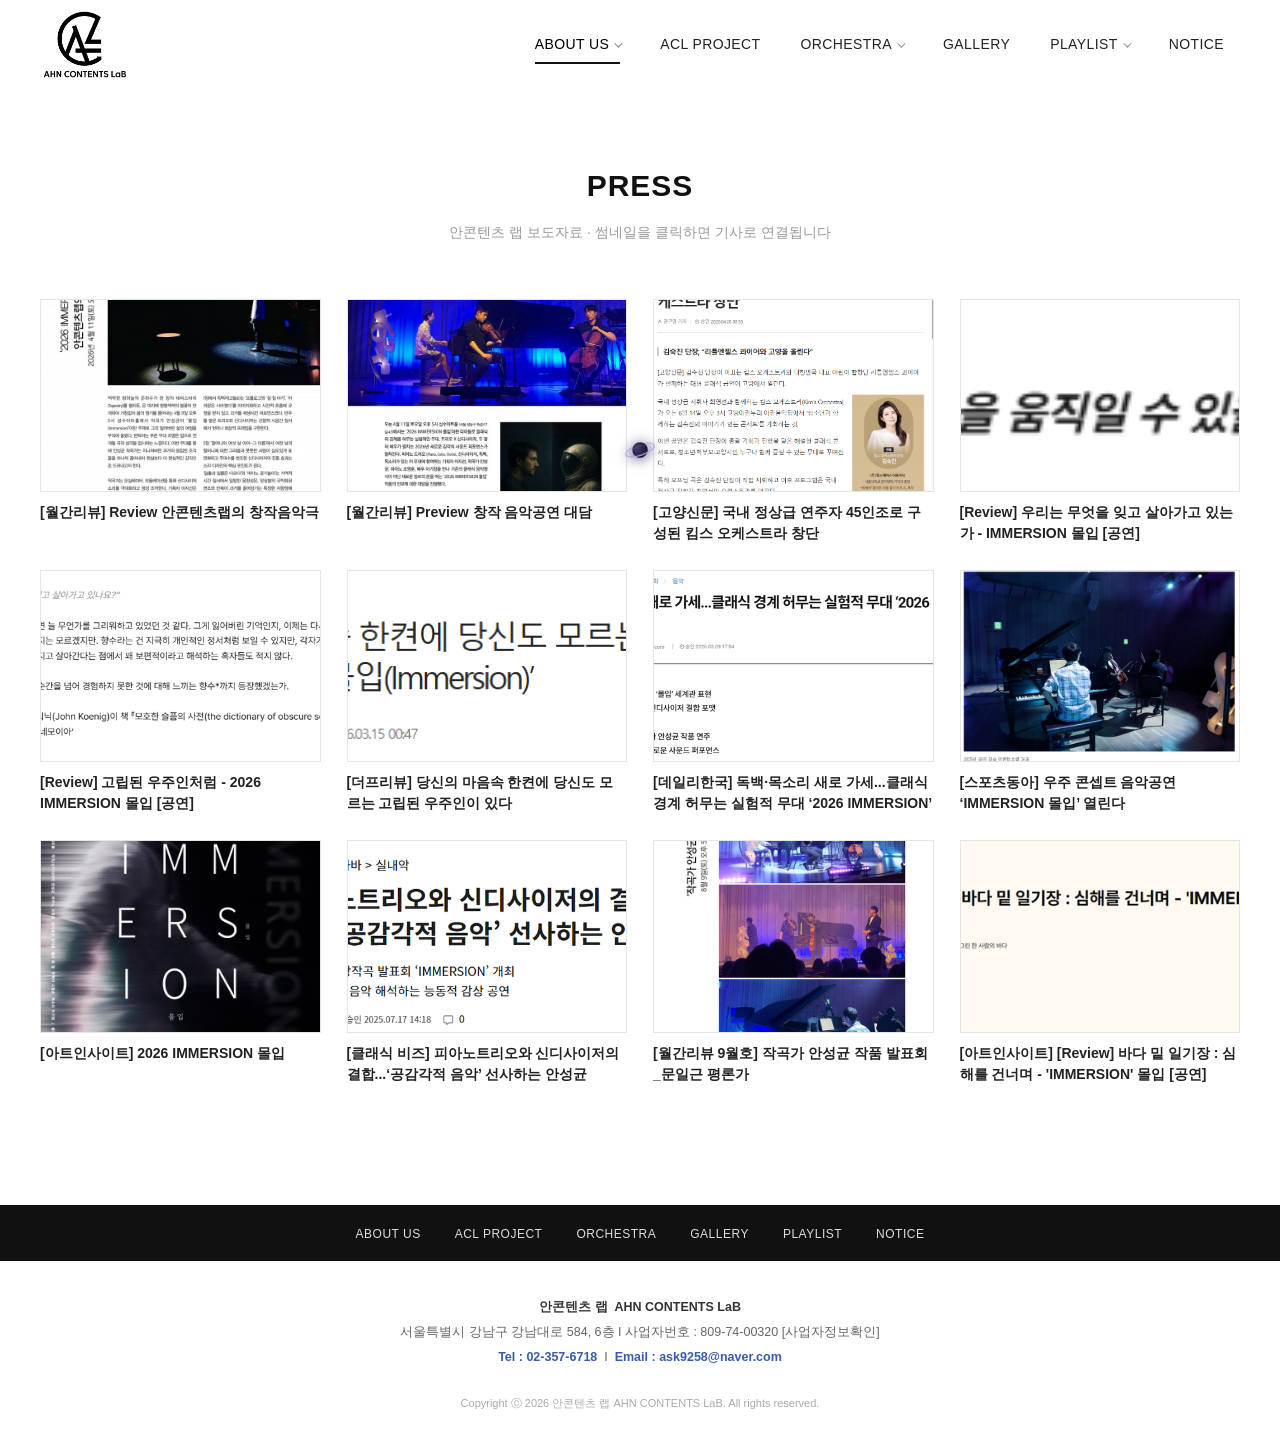
<file: press.html>
<!DOCTYPE html>
<html lang="ko">
<head>
  <meta charset="UTF-8">
  <meta name="viewport" content="width=device-width, initial-scale=1.0">
  <title>Press | 안콘텐츠 랩</title>
  <meta name="description" content="안콘텐츠 랩 언론 보도">
  <meta property="og:title" content="Press | 안콘텐츠 랩">
  <meta property="og:description" content="안콘텐츠 랩 언론 보도">
  <link rel="icon" href="images/logo.png">
  <link rel="stylesheet" href="css/style.css">
</head>
<body>
  <header class="site-header">
    <div class="nav-inner">
      <a class="brand" href="index.html"><img src="images/logo.png" alt="AHN CONTENTS LaB"></a>
      <nav aria-label="주 메뉴"><ul class="nav-menu">
        <li class="has-sub active"><a href="about.html">ABOUT US<i class="caret"></i></a><ul class="submenu"><li><a href="history.html">History</a></li><li><a href="press.html">Press</a></li></ul></li><li class=""><a href="acl-project.html">ACL PROJECT</a></li><li class="has-sub"><a href="orchestra.html">ORCHESTRA<i class="caret"></i></a><ul class="submenu"><li><a href="acl-philharmonic.html">ACL Philharmonic</a></li><li><a href="odyssey-symphony.html">Odyssey Symphony</a></li></ul></li><li class=""><a href="gallery.html">GALLERY</a></li><li class="has-sub"><a href="playlist.html">PLAYLIST<i class="caret"></i></a><ul class="submenu"><li><a href="immersion.html">IMMERSION 몰입</a></li></ul></li><li class=""><a href="notice.html">NOTICE</a></li>
      </ul></nav>
      <button class="nav-toggle" aria-label="메뉴"><span></span><span></span><span></span></button>
    </div>
  </header>
  <div class="nav-backdrop"></div>
  <main>
    <h1 class="page-title-light">Press</h1>
    <p class="page-sub">안콘텐츠 랩 보도자료 · 썸네일을 클릭하면 기사로 연결됩니다</p>
    <div class="container"><div class="press-cards">
<a class="reveal" data-d="0" href="images/thumbnail/20260514/cfcec326ad41c.jpg" target="_blank" rel="noopener">
  <div class="ph" style="background-image:url('images/thumbnail/20260514/cfcec326ad41c.jpg')"></div>
  <div class="t">[월간리뷰] Review 안콘텐츠랩의 창작음악극</div></a>
<a class="reveal" data-d="1" href="images/thumbnail/20260514/1cb8733205c03.jpg" target="_blank" rel="noopener">
  <div class="ph" style="background-image:url('images/thumbnail/20260514/1cb8733205c03.jpg')"></div>
  <div class="t">[월간리뷰] Preview 창작 음악공연 대담</div></a>
<a class="reveal" data-d="2" href="https://www.mygoyang.com/news/articleView.html?idxno=88378" target="_blank" rel="noopener">
  <div class="ph" style="background-image:url('images/thumbnail/20260421/0316016db0fa6.png')"></div>
  <div class="t">[고양신문] 국내 정상급 연주자 45인조로 구성된 킴스 오케스트라 창단</div></a>
<a class="reveal" data-d="3" href="images/thumbnail/20260421/f8ced34539209.png" target="_blank" rel="noopener">
  <div class="ph" style="background-image:url('images/thumbnail/20260421/f8ced34539209.png')"></div>
  <div class="t">[Review] 우리는 무엇을 잊고 살아가고 있는가 - IMMERSION 몰입 [공연]</div></a>
<a class="reveal" data-d="0" href="https://www.artinsight.co.kr/news/view.php?no=80580" target="_blank" rel="noopener">
  <div class="ph" style="background-image:url('images/thumbnail/20260421/fb605e7f2b684.png')"></div>
  <div class="t">[Review] 고립된 우주인처럼 - 2026 IMMERSION 몰입 [공연]</div></a>
<a class="reveal" data-d="1" href="images/thumbnail/20260321/a4869d7bd9430.png" target="_blank" rel="noopener">
  <div class="ph" style="background-image:url('images/thumbnail/20260321/a4869d7bd9430.png')"></div>
  <div class="t">[더프리뷰] 당신의 마음속 한켠에 당신도 모르는 고립된 우주인이 있다</div></a>
<a class="reveal" data-d="2" href="https://daily.hankooki.com/news/articleView.html?idxno=1344412" target="_blank" rel="noopener">
  <div class="ph" style="background-image:url('images/thumbnail/20260312/23758f416145a.png')"></div>
  <div class="t">[데일리한국] 독백·목소리 새로 가세...클래식 경계 허무는 실험적 무대 ‘2026 IMMERSION’</div></a>
<a class="reveal" data-d="3" href="images/thumbnail/20260311/1c1c399ca5574.png" target="_blank" rel="noopener">
  <div class="ph" style="background-image:url('images/thumbnail/20260311/1c1c399ca5574.png')"></div>
  <div class="t">[스포츠동아] 우주 콘셉트 음악공연 ‘IMMERSION 몰입’ 열린다</div></a>
<a class="reveal" data-d="0" href="https://www.artinsight.co.kr/news/view.php?no=80037" target="_blank" rel="noopener">
  <div class="ph" style="background-image:url('images/thumbnail/20260311/a5143c9218906.png')"></div>
  <div class="t">[아트인사이트] 2026 IMMERSION 몰입</div></a>
<a class="reveal" data-d="1" href="images/thumbnail/20260110/177e2252b60d6.png" target="_blank" rel="noopener">
  <div class="ph" style="background-image:url('images/thumbnail/20260110/177e2252b60d6.png')"></div>
  <div class="t">[클래식 비즈] 피아노트리오와 신디사이저의 결합...‘공감각적 음악’ 선사하는 안성균</div></a>
<a class="reveal" data-d="2" href="images/thumbnail/20250904/b1f620c9675b1.jpg" target="_blank" rel="noopener">
  <div class="ph" style="background-image:url('images/thumbnail/20250904/b1f620c9675b1.jpg')"></div>
  <div class="t">[월간리뷰 9월호] 작곡가 안성균 작품 발표회_문일근 평론가</div></a>
<a class="reveal" data-d="3" href="https://www.artinsight.co.kr/news/view.php?no=76941" target="_blank" rel="noopener">
  <div class="ph" style="background-image:url('images/thumbnail/20250814/7fc824b88ad95.png')"></div>
  <div class="t">[아트인사이트] [Review] 바다 밑 일기장 : 심해를 건너며 - &#x27;IMMERSION&#x27; 몰입 [공연]</div></a>
    </div></div>
  </main>
  <footer class="site-footer">
    <div class="footer-nav-band"><ul>
      <li><a href="about.html">ABOUT US</a></li>
      <li><a href="acl-project.html">ACL PROJECT</a></li>
      <li><a href="orchestra.html">ORCHESTRA</a></li>
      <li><a href="gallery.html">GALLERY</a></li>
      <li><a href="playlist.html">PLAYLIST</a></li>
      <li><a href="notice.html">NOTICE</a></li>
    </ul></div>
    <div class="footer-info">
      <div><span class="co">안콘텐츠 랩&nbsp;&nbsp;AHN CONTENTS LaB</span></div>
      <div>서울특별시 강남구 강남대로 584, 6층 I 사업자번호 : 809-74-00320 [사업자정보확인]</div>
      <div><a href="tel:02-357-6718">Tel : 02-357-6718</a>&nbsp;&nbsp;I&nbsp;&nbsp;<a href="mailto:ask9258@naver.com">Email : ask9258@naver.com</a></div>
    </div>
    <div class="footer-copy">Copyright ⓒ 2026 안콘텐츠 랩 AHN CONTENTS LaB. All rights reserved.</div>
  </footer>
  <button class="to-top" aria-label="맨 위로">↑</button>
  <script src="js/main.js"></script>
</body>
</html>
</file>
<file: css/style.css>
/* =========================================================
   AHN CONTENTS LaB — original imweb design, rebuilt
   ========================================================= */
:root{
  --red:#b02525;
  --text:#333;
  --muted:#999;
  --line:#e5e5e5;
  --nav-h:90px;
  --maxw:1280px;
  --ease:cubic-bezier(.22,.61,.36,1);
}
*{box-sizing:border-box;margin:0;padding:0}
html{scroll-behavior:smooth}
body{
  background:#fff;color:var(--text);
  font-family:Helvetica,Arial,"Noto Sans KR","Apple SD Gothic Neo","Malgun Gothic",sans-serif;
  line-height:1.7;-webkit-font-smoothing:antialiased;overflow-x:hidden;
}
a{color:inherit;text-decoration:none}
img{max-width:100%;display:block}
.container{width:100%;max-width:var(--maxw);margin:0 auto;padding:0 40px}

/* ---------- Header ---------- */
.site-header{
  position:fixed;top:0;left:0;width:100%;height:var(--nav-h);z-index:1000;
  background:#fff;display:flex;align-items:center;
  border-bottom:1px solid transparent;transition:box-shadow .3s,border-color .3s;
}
.site-header.scrolled{border-bottom-color:var(--line);box-shadow:0 2px 14px rgba(0,0,0,.05)}
.nav-inner{width:100%;max-width:1400px;margin:0 auto;padding:0 40px;
  display:flex;align-items:center;justify-content:space-between;gap:20px}
.brand img{height:70px;width:auto}
.nav-menu{display:flex;align-items:center;gap:8px;list-style:none}
.nav-menu>li{position:relative}
.nav-menu>li>a{
  display:flex;align-items:center;gap:5px;height:var(--nav-h);padding:0 16px;
  font-size:14px;letter-spacing:.4px;color:#222;font-weight:500;
  transition:color .25s;text-transform:uppercase;
}
.nav-menu>li:hover>a,.nav-menu>li.active>a{color:#000}
.nav-menu>li>a::after{
  content:"";position:absolute;left:16px;right:16px;bottom:26px;height:2px;
  background:#111;transform:scaleX(0);transform-origin:left;transition:transform .3s var(--ease)}
.nav-menu>li:hover>a::after,.nav-menu>li.active>a::after{transform:scaleX(1)}
.nav-menu>li.has-sub>a .caret{width:6px;height:6px;border-right:1.5px solid currentColor;border-bottom:1.5px solid currentColor;transform:rotate(45deg) translateY(-2px);opacity:.5;transition:transform .3s}
.nav-menu>li.has-sub:hover>a .caret{transform:rotate(225deg) translateY(0)}
.submenu{
  position:absolute;top:calc(var(--nav-h) - 16px);left:6px;min-width:190px;
  background:#fff;border:1px solid var(--line);border-radius:4px;
  padding:6px 0;list-style:none;opacity:0;visibility:hidden;transform:translateY(8px);
  transition:all .25s var(--ease);box-shadow:0 14px 34px rgba(0,0,0,.1)}
.nav-menu>li.has-sub:hover .submenu{opacity:1;visibility:visible;transform:translateY(0)}
.submenu a{display:block;padding:10px 18px;font-size:13px;color:#555;transition:.2s}
.submenu a:hover{background:#f7f7f7;color:#000}
.nav-toggle{display:none;flex-direction:column;gap:5px;background:none;border:0;cursor:pointer;padding:8px}
.nav-toggle span{width:24px;height:2px;background:#111;transition:.35s var(--ease)}

@media (max-width:960px){
  :root{--nav-h:64px}
  .brand img{height:46px}
  .nav-toggle{display:flex}
  .nav-menu{
    position:fixed;top:0;right:0;width:min(80vw,320px);height:100vh;
    flex-direction:column;align-items:stretch;gap:0;background:#fff;
    border-left:1px solid var(--line);padding:calc(var(--nav-h) + 10px) 18px 40px;
    transform:translateX(100%);transition:transform .4s var(--ease);overflow-y:auto;z-index:1001}
  body.nav-open .nav-menu{transform:translateX(0)}
  body.nav-open .nav-toggle{position:relative;z-index:1002}
  body.nav-open .nav-toggle span:nth-child(1){transform:translateY(7px) rotate(45deg)}
  body.nav-open .nav-toggle span:nth-child(2){opacity:0}
  body.nav-open .nav-toggle span:nth-child(3){transform:translateY(-7px) rotate(-45deg)}
  .nav-menu>li>a{height:auto;padding:15px 6px;font-size:14px;border-bottom:1px solid var(--line);justify-content:space-between}
  .nav-menu>li>a::after{display:none}
  .submenu{position:static;opacity:1;visibility:visible;transform:none;box-shadow:none;border:0;
    padding:0 0 6px 12px;max-height:0;overflow:hidden;transition:max-height .35s var(--ease)}
  .nav-menu>li.has-sub.open .submenu{max-height:300px}
  .nav-backdrop{position:fixed;inset:0;background:rgba(0,0,0,.4);opacity:0;visibility:hidden;transition:.4s;z-index:999}
  body.nav-open .nav-backdrop{opacity:1;visibility:visible}
}

/* ---------- Hero (home) ---------- */
.hero{
  position:relative;margin-top:var(--nav-h);height:calc(100vh - var(--nav-h));min-height:520px;
  background:#000;overflow:hidden;display:flex;align-items:center;justify-content:center;
}
.hero-video{position:absolute;top:50%;left:50%;width:177.78vh;min-width:100%;height:56.25vw;min-height:100%;transform:translate(-50%,-50%);pointer-events:none}
.hero-video iframe{width:100%;height:100%;border:0}
.hero::after{content:"";position:absolute;inset:0;background:rgba(0,0,0,.25)}
.hero-content{position:relative;z-index:2;text-align:center;color:#fff}
.hero-content h1{
  font-style:italic;font-weight:300;letter-spacing:-1px;
  font-size:clamp(52px,9vw,110px);line-height:1.25;color:#fff;
}
.hero-content .ig-btn{
  display:inline-block;margin-top:56px;border:1px solid #fff;color:#fff;
  padding:13px 34px;font-size:13px;font-style:italic;letter-spacing:.5px;
  transition:all .3s;background:transparent;
}
.hero-content .ig-btn:hover{background:#fff;color:#000}

/* ---------- Sections (home) ---------- */
section.block{padding:80px 0}
.sec-title{
  color:var(--red);font-size:26px;font-weight:700;letter-spacing:1px;
  text-transform:uppercase;margin-bottom:34px;
}
.dark-band{background:#000;padding:60px 0}
.video-row{display:grid;grid-template-columns:repeat(3,1fr);gap:8px}
.embed{position:relative;width:100%;aspect-ratio:16/9;background:#000;overflow:hidden}
.embed iframe{position:absolute;inset:0;width:100%;height:100%;border:0}

/* performance poster grid */
.perf-grid{display:grid;grid-template-columns:repeat(auto-fill,minmax(240px,1fr));gap:26px}
.poster{display:block}
.poster img{width:100%;border:1px solid var(--line)}

/* ---------- Page titles ---------- */
.page-dark{background:#000;color:#fff}
.page-title-dark{
  text-align:center;font-style:italic;font-weight:400;font-size:30px;letter-spacing:1px;color:#fff;
  padding:70px 0 22px;
}
.page-title-dark + .rule{width:min(1180px,90%);margin:0 auto;border-bottom:1px solid rgba(255,255,255,.8)}
.page-title-light{
  color:#111;font-size:30px;font-weight:700;letter-spacing:1px;text-transform:uppercase;
  padding:70px 0 10px;text-align:center;
}
.page-sub{color:var(--muted);text-align:center;font-size:14px;margin-bottom:10px}
main{padding-top:var(--nav-h)}
main.no-pad{padding-top:0}

/* ---------- Card grids (posters + captions) ---------- */
.cards{display:grid;grid-template-columns:repeat(4,1fr);gap:34px 26px;padding:50px 0 80px}
.cardp .ph{aspect-ratio:3/4.2;background:#f4f4f4 center/cover no-repeat;border:1px solid var(--line)}
.cardp .cap{padding:12px 2px 0}
.cardp .cap .t{font-size:15px;font-weight:700;color:#222;line-height:1.45}
.cardp .cap .d{font-size:13px;color:var(--muted);margin-top:3px}
.page-dark .cardp .cap{background:#fff;padding:14px 16px;margin-top:0}
.page-dark .cardp .ph{border:0}
.cardp .soon{
  aspect-ratio:3/4.2;background:#fff;display:flex;flex-direction:column;align-items:center;justify-content:center;gap:26px;border:1px solid var(--line)}
.cardp .soon img{width:110px}
.cardp .soon span{font-family:Georgia,'Times New Roman',serif;font-size:20px;color:#222}
.page-dark .cardp .soon{border:0}

@media (max-width:1100px){.cards{grid-template-columns:repeat(3,1fr)}}
@media (max-width:800px){.cards{grid-template-columns:repeat(2,1fr)}.video-row{grid-template-columns:1fr}}
@media (max-width:480px){.cards{grid-template-columns:1fr}}

/* ---------- Gallery ---------- */
.gcards{display:grid;grid-template-columns:repeat(3,1fr);gap:30px;padding:50px 0 80px}
.gcard{position:relative;height:307px;background:#000 center/cover no-repeat;cursor:pointer;overflow:hidden}
.gcard::after{content:"";position:absolute;inset:0;background:rgba(0,0,0,.55);transition:background .35s}
.gcard:hover::after{background:rgba(0,0,0,.3)}
.gcard .cap{
  position:absolute;inset:0;z-index:2;display:flex;align-items:center;justify-content:center;
  color:#fff;font-size:15px;text-align:center;padding:0 20px;line-height:1.6}
@media (max-width:900px){.gcards{grid-template-columns:repeat(2,1fr)}}
@media (max-width:560px){.gcards{grid-template-columns:1fr}}

/* ---------- IMMERSION track list ---------- */
.notes{font-size:13px;font-weight:700;color:#222;padding:44px 0 10px}
.tracks{padding-bottom:80px}
.track-row{
  display:grid;grid-template-columns:155px 1fr auto;gap:26px;align-items:start;
  border-top:2px solid #111;padding:0 4px 26px;margin-top:0}
.track-row .thumb{width:155px;height:155px;background:#f4f4f4 center/cover no-repeat}
.track-row .thumb.soon{display:flex;flex-direction:column;align-items:center;justify-content:center;gap:14px;background:#fff}
.track-row .thumb.soon img{width:64px}
.track-row .thumb.soon span{font-family:Georgia,serif;font-size:13px;color:#222}
.track-row .tt{font-size:22px;color:#222;font-weight:400;margin-top:14px}
.track-row .ts{font-size:13px;color:var(--muted);margin-top:2px}
.track-row .td{font-size:13px;font-style:italic;color:#555;line-height:1.95;margin-top:10px;white-space:pre-line}
.track-row .go{font-size:22px;color:#111;margin-top:18px;transition:transform .3s var(--ease);display:inline-block}
.track-row .go:hover{transform:translateX(6px)}
.tracks .track-row:last-child{border-bottom:2px solid #111}
@media (max-width:640px){.track-row{grid-template-columns:96px 1fr auto}.track-row .thumb{width:96px;height:96px}}

/* ---------- ORCHESTRA ---------- */
.orch-video{background:#000;padding:70px 0}
.orch-video .embed{max-width:1000px;margin:0 auto}
.book-btn{
  display:block;width:max-content;margin:34px auto 0;background:#e8b7bb;color:#7a3b40;
  border:1px solid #d8a3a8;padding:11px 30px;font-size:13px;letter-spacing:1px;transition:.3s}
.book-btn:hover{background:#f2cdd0}

/* ---------- image stack (about) ---------- */
.imgstack{display:flex;flex-direction:column;padding:40px 0 80px}
.imgstack img{width:100%;max-width:1000px;margin:0 auto}

/* ---------- prose ---------- */
.prose{max-width:820px;margin:0 auto;padding:50px 40px 90px;text-align:center}
.prose p{color:#555;margin-bottom:16px;font-size:15px}
.prose .lead-para{font-size:19px;color:#222}

/* ---------- Footer ---------- */
.site-footer{margin-top:40px}
.footer-nav-band{background:#111;padding:14px 0}
.footer-nav-band ul{display:flex;justify-content:center;gap:34px;list-style:none;flex-wrap:wrap}
.footer-nav-band a{color:#ddd;font-size:12px;letter-spacing:.5px;text-transform:uppercase;transition:.25s}
.footer-nav-band a:hover{color:#fff}
.footer-info{background:#fff;text-align:center;padding:34px 20px 8px;color:#666;font-size:12.5px;line-height:2}
.footer-info .co{font-weight:700;color:#333}
.footer-info a{color:#3a5ba9;font-weight:700}
.footer-copy{text-align:center;color:#aaa;font-size:11px;padding:16px 0 30px}

/* ---------- reveal animations ---------- */
.reveal{opacity:0;transform:translateY(26px);transition:opacity .8s var(--ease),transform .8s var(--ease)}
.reveal.in{opacity:1;transform:none}
.reveal[data-d="1"]{transition-delay:.08s}
.reveal[data-d="2"]{transition-delay:.16s}
.reveal[data-d="3"]{transition-delay:.24s}
@media (prefers-reduced-motion:reduce){.reveal{transition:none!important;opacity:1!important;transform:none!important}}

/* lightbox */
.lightbox{position:fixed;inset:0;z-index:2000;background:rgba(0,0,0,.92);display:none;place-items:center;padding:30px;cursor:zoom-out}
.lightbox.open{display:grid}
.lightbox img{max-width:92vw;max-height:88vh}

/* back to top */
.to-top{position:fixed;right:22px;bottom:22px;width:42px;height:42px;border-radius:50%;
  background:#111;color:#fff;display:grid;place-items:center;z-index:900;border:0;cursor:pointer;
  opacity:0;visibility:hidden;transform:translateY(12px);transition:.35s var(--ease);font-size:15px}
.to-top.show{opacity:.85;visibility:visible;transform:none}
.to-top:hover{opacity:1}

/* performance carousel (2-up, like original slider) */
.perf-carousel{display:flex;gap:26px;overflow-x:auto;scroll-snap-type:x mandatory;
  scrollbar-width:none;-ms-overflow-style:none;padding-bottom:6px}
.perf-carousel::-webkit-scrollbar{display:none}
.perf-carousel .slide{flex:0 0 calc(25% - 19.5px);scroll-snap-align:start}
.perf-carousel .slide img{width:100%;border:1px solid var(--line)}
@media (max-width:960px){.perf-carousel .slide{flex:0 0 calc(33.33% - 18px)}}
@media (max-width:640px){.perf-carousel .slide{flex:0 0 calc(50% - 13px)}}

/* ===== vertical (shorts) hero video cover ===== */
.hero-video.vertical{width:100vw;min-width:0;height:177.78vw;min-height:100%;}
@media (max-aspect-ratio:9/16){.hero-video.vertical{width:auto;min-width:100%;height:100%;aspect-ratio:9/16}}

/* ===== intro splash (Netflix-style) ===== */
.intro-splash{
  position:fixed;inset:0;z-index:5000;background:#000;
  display:flex;align-items:center;justify-content:center;
}
.intro-splash .is-inner{text-align:center;color:#fff}
.intro-splash .is-logo{
  width:110px;margin:0 auto 22px;filter:invert(1);
  opacity:0;transform:scale(.6);
  animation:isLogo 1.6s cubic-bezier(.16,.8,.3,1) .15s forwards;
}
.intro-splash .is-name{
  font-size:clamp(26px,4.6vw,44px);font-weight:700;letter-spacing:.18em;
  opacity:0;transform:translateY(18px) scale(.96);
  animation:isText 1.2s cubic-bezier(.16,.8,.3,1) .55s forwards;
}
.intro-splash .is-name span{color:#fff}
.intro-splash .is-tag{
  margin-top:12px;font-size:12px;letter-spacing:.5em;text-transform:uppercase;color:#fff;
  opacity:0;animation:isText 1s ease .95s forwards;
}
@keyframes isLogo{0%{opacity:0;transform:scale(.6)}60%{opacity:1;transform:scale(1.12)}100%{opacity:1;transform:scale(1)}}
@keyframes isText{to{opacity:1;transform:none}}
.intro-splash.hide{opacity:0;visibility:hidden;transition:opacity .9s ease,visibility 0s .9s}
body.intro-lock{overflow:hidden}

/* ===== cursor earth follower ===== */
.cursor-earth{
  position:fixed;left:0;top:0;z-index:4000;pointer-events:none;
  font-size:22px;line-height:1;transform:translate(-50%,-50%);
  transition:font-size .2s;will-change:transform;
  filter:drop-shadow(0 2px 6px rgba(0,0,0,.25));
}
.cursor-earth.clicked{animation:earthPop .45s cubic-bezier(.2,.9,.3,1.4)}
@keyframes earthPop{0%{scale:1}40%{scale:1.7;rotate:20deg}100%{scale:1;rotate:0deg}}
@media (hover:none),(max-width:760px){.cursor-earth{display:none}}

/* ===== extra motion polish ===== */
.sec-title{position:relative;display:inline-block}
.sec-title::after{content:"";position:absolute;left:0;bottom:-6px;height:2px;width:100%;
  background:var(--red);transform:scaleX(0);transform-origin:left;transition:transform .9s var(--ease) .2s}
.sec-title.in::after{transform:scaleX(1)}
.perf-carousel .slide img{transition:transform .5s var(--ease),box-shadow .5s var(--ease)}
.perf-carousel .slide:hover img{transform:translateY(-8px);box-shadow:0 18px 40px rgba(0,0,0,.18)}
.cardp{transition:transform .45s var(--ease)}
.cardp:hover{transform:translateY(-8px)}
.hero-content .ig-btn{animation:btnFloat 3.4s ease-in-out 2s infinite}
@keyframes btnFloat{0%,100%{transform:translateY(0)}50%{transform:translateY(-7px)}}
.hero-content h1{overflow:hidden}

/* ===== cursor saturn (replaces earth) ===== */
.cursor-saturn{
  position:fixed;left:0;top:0;z-index:4000;pointer-events:none;will-change:transform;
  filter:drop-shadow(0 0 7px rgba(140,120,220,.55)) drop-shadow(0 2px 5px rgba(0,0,0,.35));
}
.cursor-saturn.clicked svg{animation:satPop .5s cubic-bezier(.2,.9,.3,1.4)}
@keyframes satPop{0%{transform:scale(1)}40%{transform:scale(1.55) rotate(24deg)}100%{transform:scale(1) rotate(0)}}
.cursor-saturn .spk{opacity:.15;transform-origin:center;animation:twinkle 1.8s ease-in-out infinite}
.cursor-saturn .s2{animation-delay:.45s}
.cursor-saturn .s3{animation-delay:.9s}
.cursor-saturn .s4{animation-delay:1.3s}
@keyframes twinkle{0%,100%{opacity:.12;transform:scale(.7)}50%{opacity:1;transform:scale(1.35)}}
@media (hover:none),(max-width:760px){.cursor-saturn{display:none}}

/* splash starfield */
.intro-splash .is-stars{position:absolute;inset:0;width:100%;height:100%}
.intro-splash .is-inner{position:relative;z-index:2}

/* press gallery */
.press-cards{display:grid;grid-template-columns:repeat(4,1fr);gap:26px;padding:44px 0 80px}
.press-cards a{display:block;transition:transform .35s var(--ease)}
.press-cards a:hover{transform:translateY(-6px)}
.press-cards .ph{aspect-ratio:16/11;background:#f4f4f4 center/cover no-repeat;border:1px solid var(--line)}
.press-cards .t{font-size:14px;font-weight:700;color:#222;line-height:1.5;margin-top:10px}
@media (max-width:1000px){.press-cards{grid-template-columns:repeat(3,1fr)}}
@media (max-width:760px){.press-cards{grid-template-columns:repeat(2,1fr)}}
@media (max-width:480px){.press-cards{grid-template-columns:1fr}}
/* about intro */
.about-intro{max-width:760px;margin:26px auto 10px;text-align:center;font-size:15.5px;line-height:2.15;color:#333}
.about-intro b{font-weight:700}
.about-photos{display:flex;flex-direction:column;gap:22px;max-width:1000px;margin:46px auto 80px;padding:0 20px}
.about-photos img{width:100%}

/* about collage 2x2 */
.about-main{max-width:1000px;margin:34px auto 0;padding:0 20px}
.about-main img{width:100%}
.about-collage{display:grid;grid-template-columns:1fr 1fr;gap:14px;max-width:1000px;margin:46px auto 80px;padding:0 20px}
.about-collage img{width:100%;height:100%;object-fit:cover;aspect-ratio:3/2}
@media (max-width:640px){.about-collage{grid-template-columns:1fr}}
</file>
